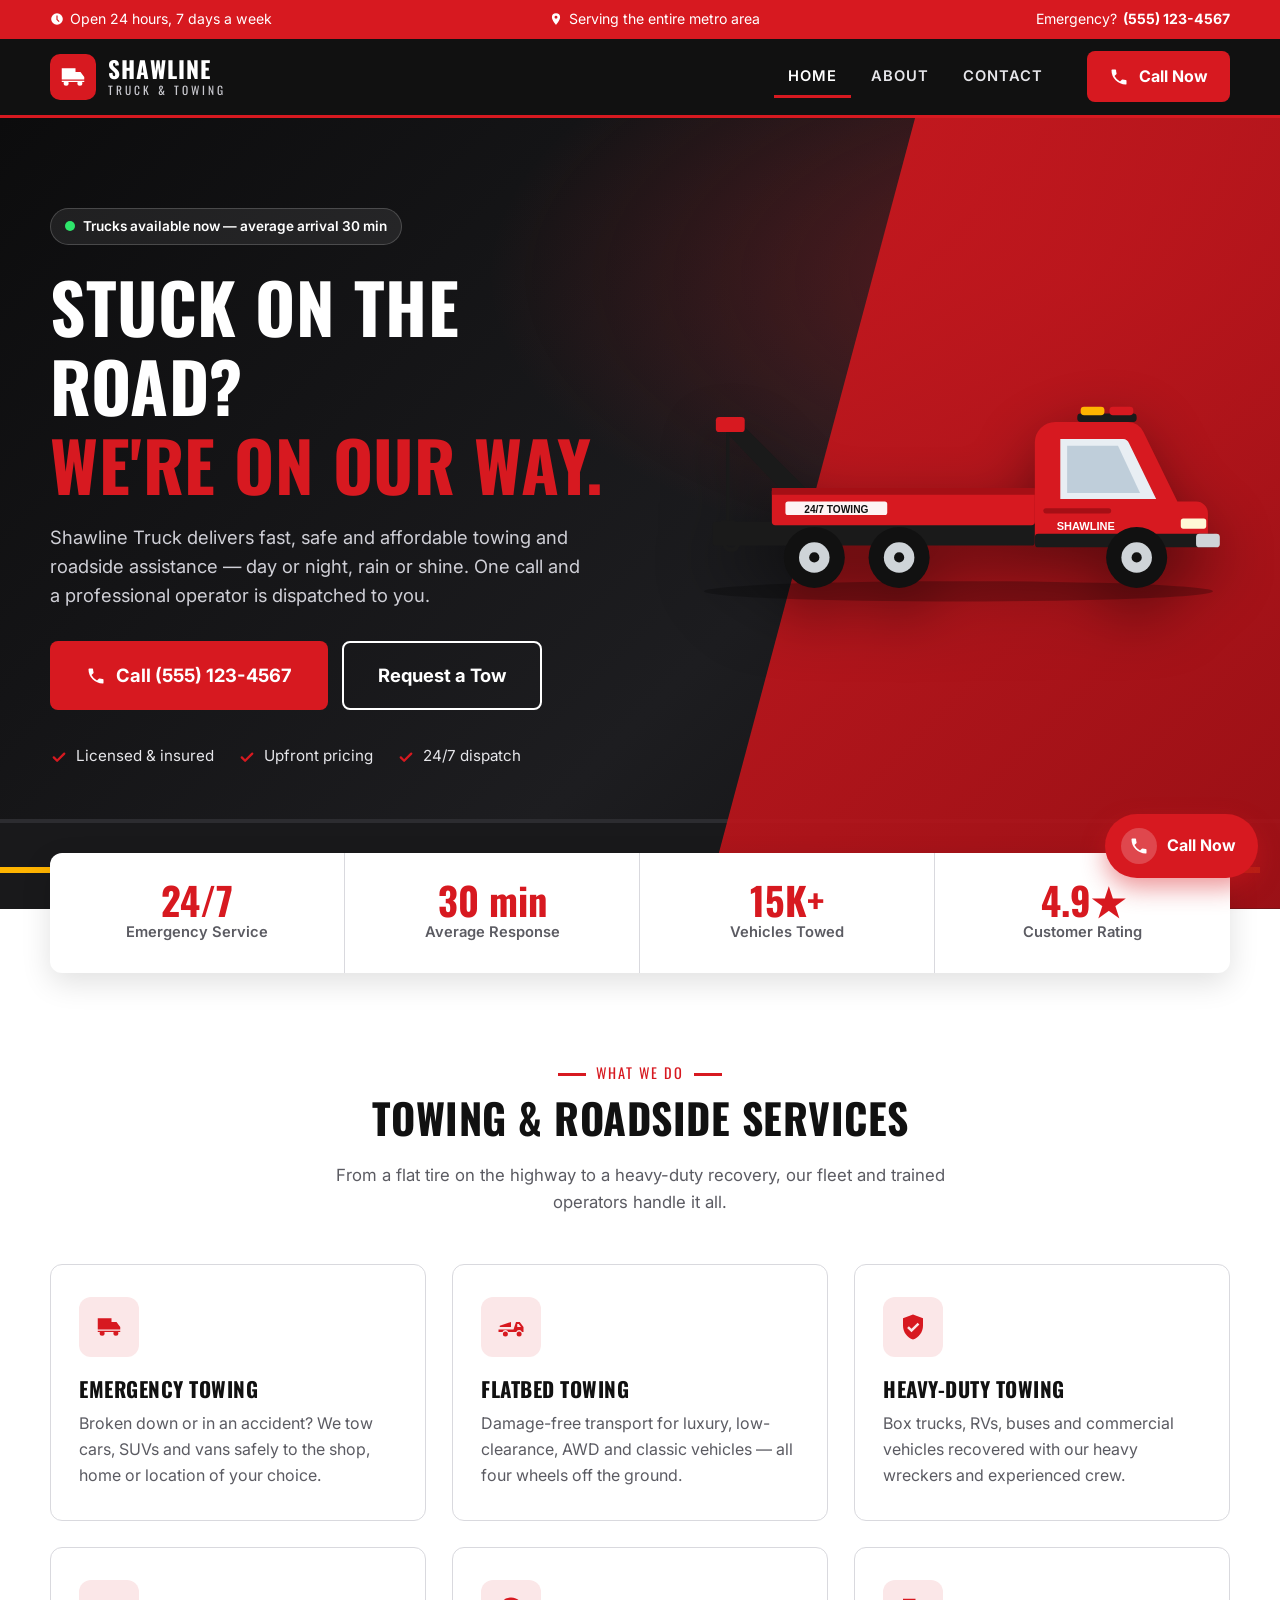
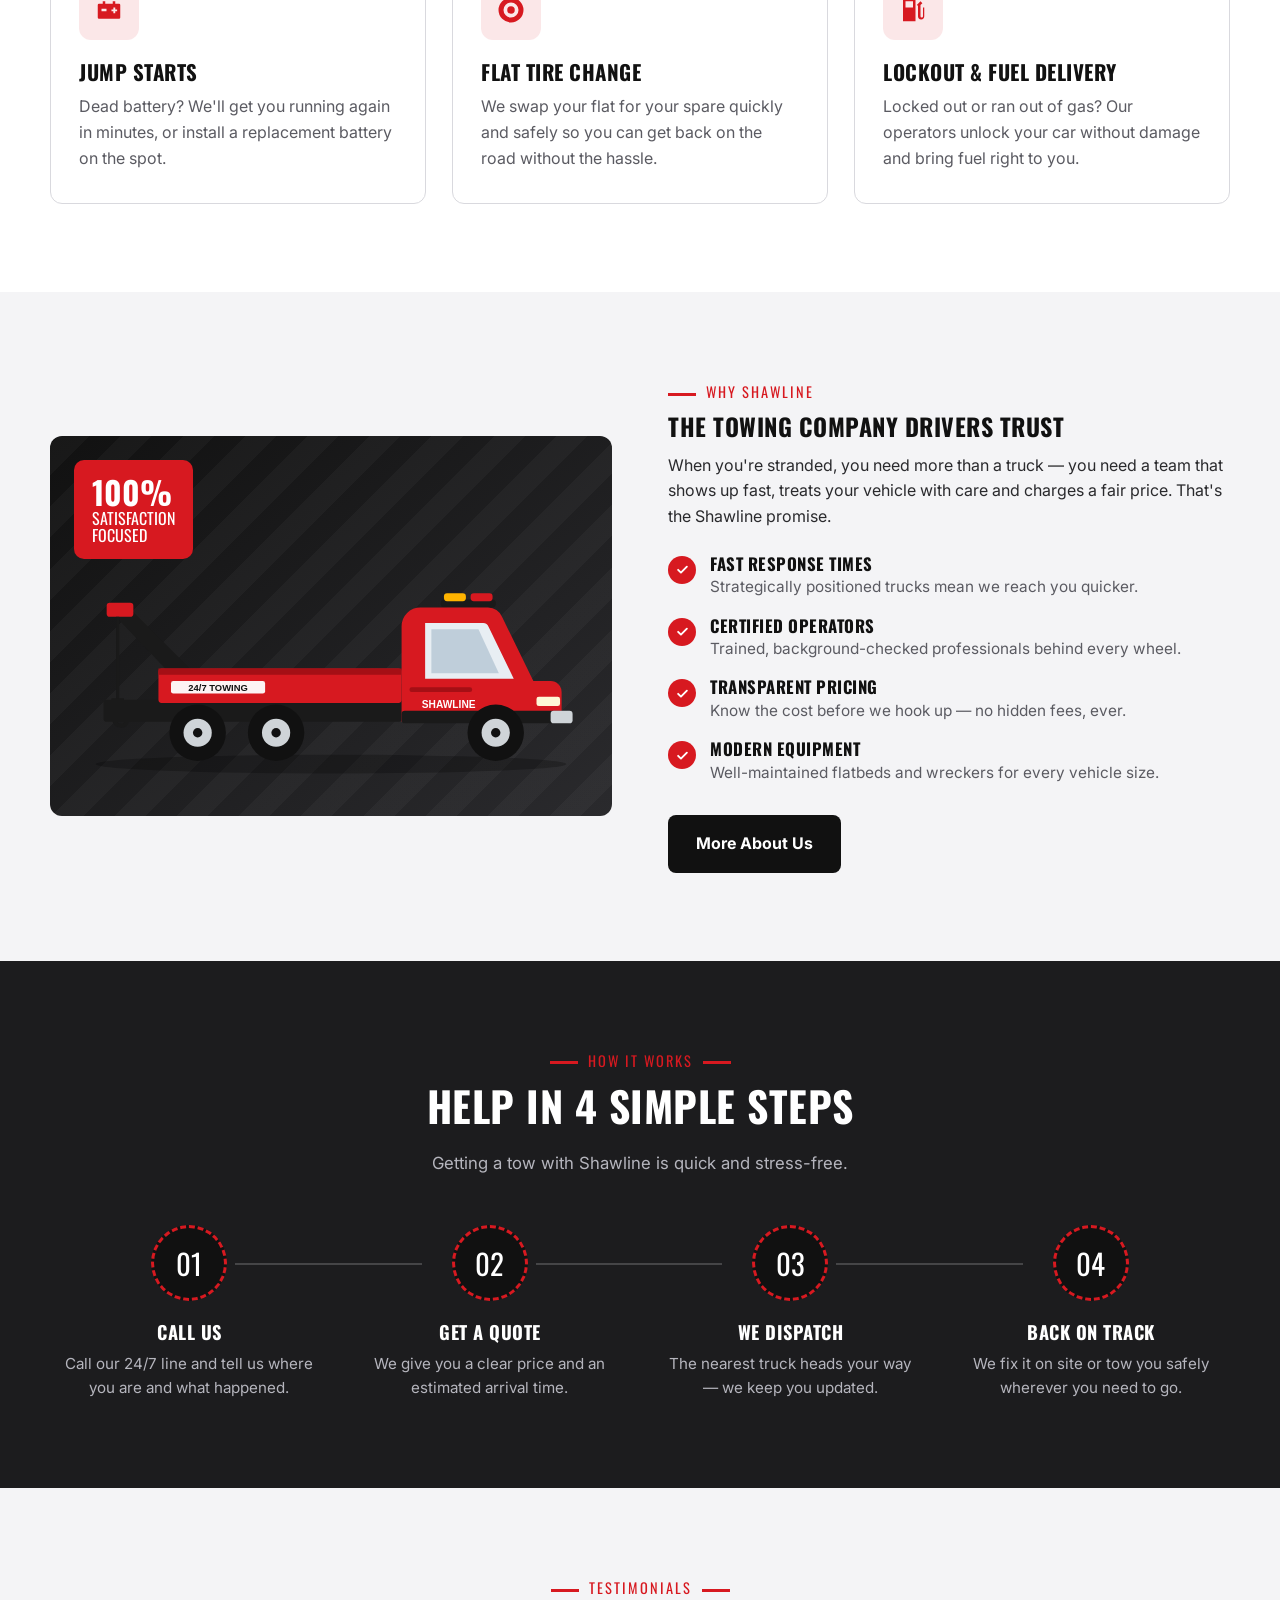
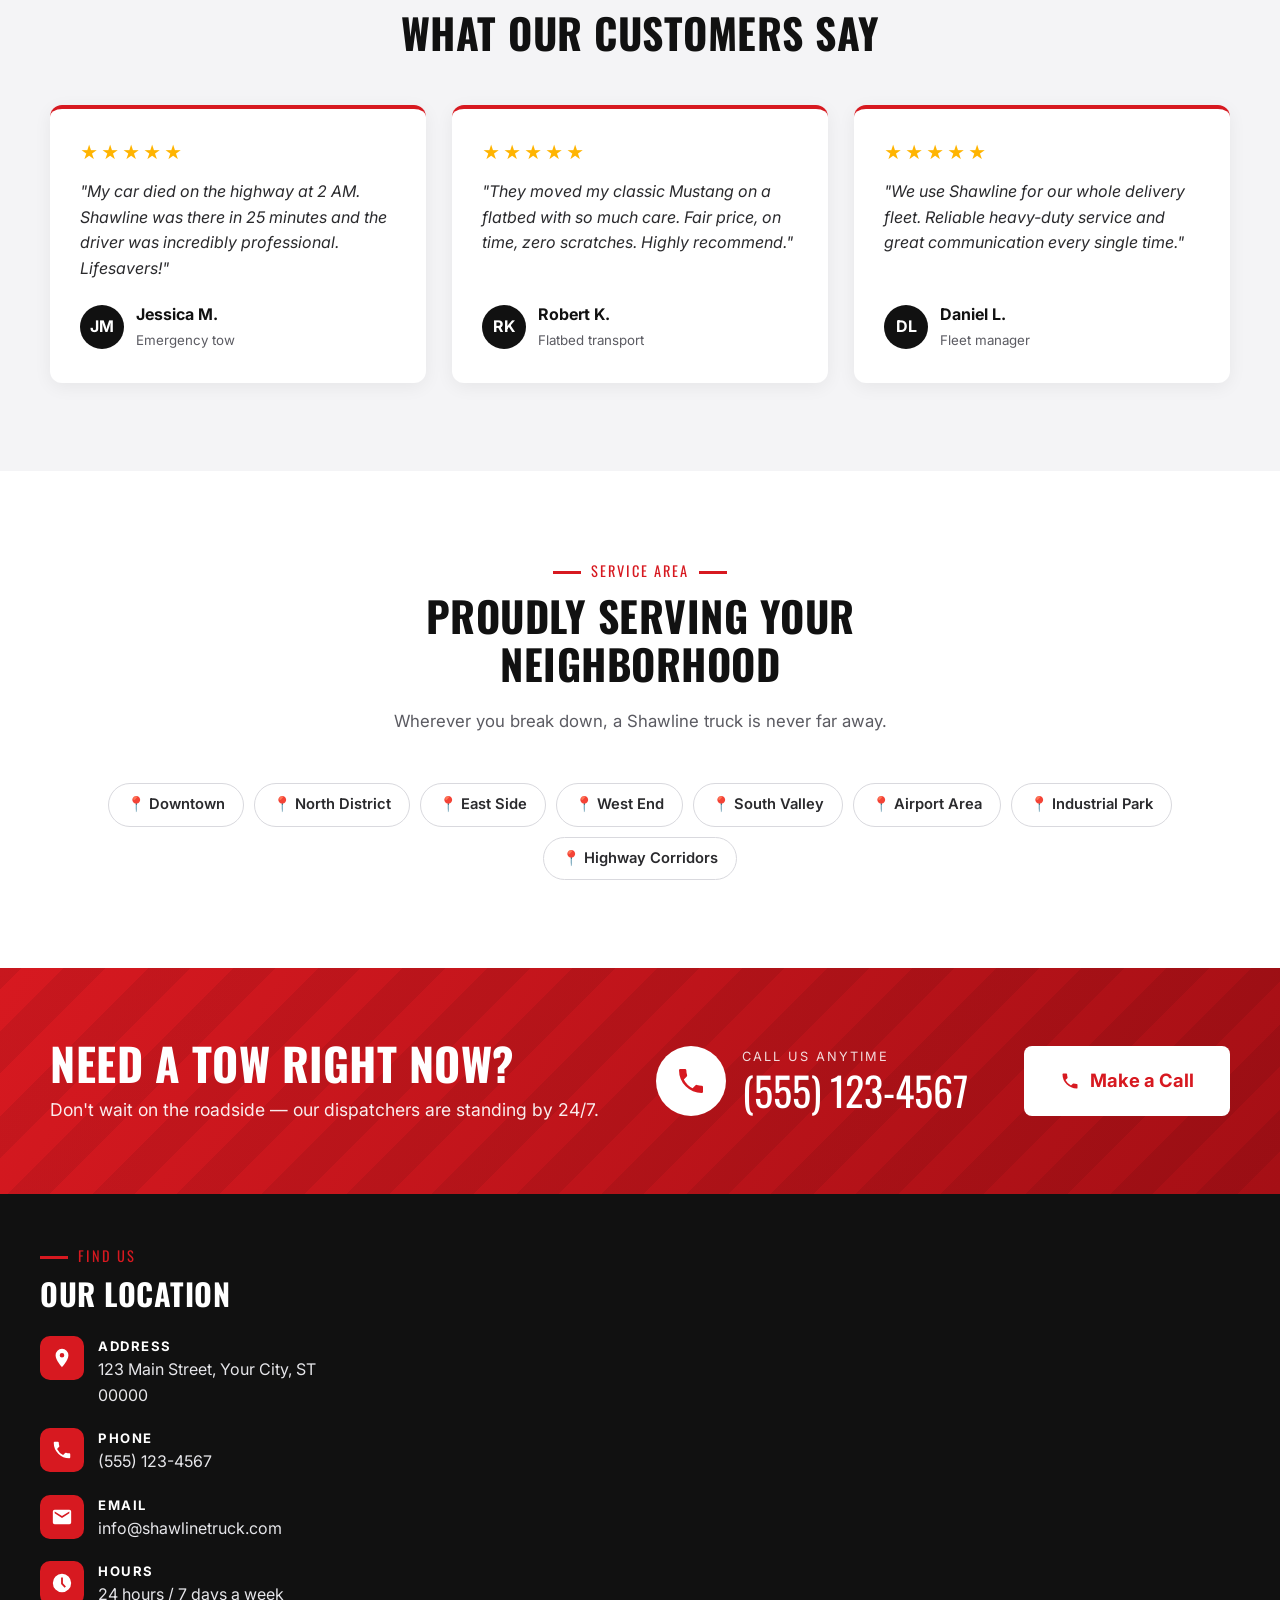
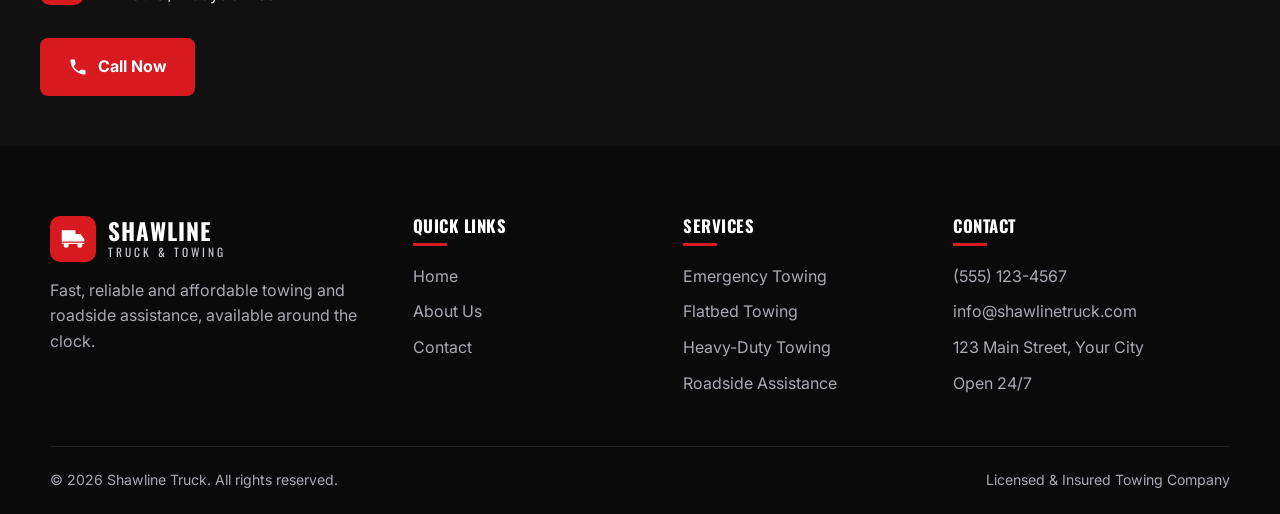
<file: index.html>
<!DOCTYPE html>
<html lang="en">
<head>
  <meta charset="UTF-8">
  <meta name="viewport" content="width=device-width, initial-scale=1.0">
  <title>Shawline Truck | 24/7 Towing &amp; Roadside Assistance</title>
  <meta name="description" content="Shawline Truck offers fast, reliable 24/7 towing, roadside assistance, flatbed and heavy-duty towing. Call now for help on the road.">
  <link rel="icon" href="images/tow-truck.svg" type="image/svg+xml">
  <link rel="preconnect" href="https://fonts.googleapis.com">
  <link rel="preconnect" href="https://fonts.gstatic.com" crossorigin>
  <link href="https://fonts.googleapis.com/css2?family=Inter:wght@400;600;700&family=Oswald:wght@500;700&display=swap" rel="stylesheet">
  <link rel="stylesheet" href="css/style.css">
</head>
<body>

  <!-- SVG icon sprite -->
  <svg width="0" height="0" style="position:absolute" aria-hidden="true">
    <symbol id="i-phone" viewBox="0 0 24 24"><path fill="currentColor" d="M6.6 10.8a15.1 15.1 0 0 0 6.6 6.6l2.2-2.2a1 1 0 0 1 1-.25 11.4 11.4 0 0 0 3.6.57 1 1 0 0 1 1 1V20a1 1 0 0 1-1 1A17 17 0 0 1 3 4a1 1 0 0 1 1-1h3.5a1 1 0 0 1 1 1c0 1.25.2 2.45.57 3.57a1 1 0 0 1-.25 1z"/></symbol>
    <symbol id="i-check" viewBox="0 0 24 24"><path fill="none" stroke="currentColor" stroke-width="3" stroke-linecap="round" stroke-linejoin="round" d="M5 12.5l4.5 4.5L19 7.5"/></symbol>
    <symbol id="i-pin" viewBox="0 0 24 24"><path fill="currentColor" d="M12 2a7 7 0 0 0-7 7c0 5.25 7 13 7 13s7-7.75 7-13a7 7 0 0 0-7-7zm0 9.5A2.5 2.5 0 1 1 12 6.5a2.5 2.5 0 0 1 0 5z"/></symbol>
    <symbol id="i-clock" viewBox="0 0 24 24"><path fill="currentColor" d="M12 2a10 10 0 1 0 0 20 10 10 0 0 0 0-20zm1 10.4 3.3 3.3-1.4 1.4L11 13.2V6h2z"/></symbol>
    <symbol id="i-mail" viewBox="0 0 24 24"><path fill="currentColor" d="M20 4H4a2 2 0 0 0-2 2v12a2 2 0 0 0 2 2h16a2 2 0 0 0 2-2V6a2 2 0 0 0-2-2zm0 4-8 5-8-5V6l8 5 8-5z"/></symbol>
    <symbol id="i-truck" viewBox="0 0 24 24"><path fill="currentColor" d="M3 5h11v9H3zm11 3h4l3 4v2h-7zM6.5 19a2 2 0 1 1 0-4 2 2 0 0 1 0 4zm11 0a2 2 0 1 1 0-4 2 2 0 0 1 0 4zM3 15h18v1H3z"/></symbol>
    <symbol id="i-flatbed" viewBox="0 0 24 24"><path fill="currentColor" d="M2 14h12l2-6h3l3 4v4h-1.2a2.5 2.5 0 0 0-4.6 0H9.8a2.5 2.5 0 0 0-4.6 0H2zm15-4.5V12h3l-1.8-2.5zM7.5 19.5a2 2 0 1 1 0-4 2 2 0 0 1 0 4zm11 0a2 2 0 1 1 0-4 2 2 0 0 1 0 4zM3 11l9-3v4H3z"/></symbol>
    <symbol id="i-battery" viewBox="0 0 24 24"><path fill="currentColor" d="M4 7h3V5h2v2h6V5h2v2h3a1 1 0 0 1 1 1v10a1 1 0 0 1-1 1H4a1 1 0 0 1-1-1V8a1 1 0 0 1 1-1zm2 6h4v-2H6zm8 0h1.5v1.5h1.5V13h1.5v-1.5H17V10h-1.5v1.5H14z"/></symbol>
    <symbol id="i-tire" viewBox="0 0 24 24"><path fill="currentColor" d="M12 2a10 10 0 1 0 0 20 10 10 0 0 0 0-20zm0 4a6 6 0 1 1 0 12 6 6 0 0 1 0-12zm0 3a3 3 0 1 0 0 6 3 3 0 0 0 0-6z"/></symbol>
    <symbol id="i-fuel" viewBox="0 0 24 24"><path fill="currentColor" d="M4 3h10v18H4zm2 2v5h6V5zm9 3 3-3 1.5 1.5L18 8v9a1 1 0 0 0 2 0V10h1v7a2.5 2.5 0 0 1-5 0V8.5z"/></symbol>
    <symbol id="i-shield" viewBox="0 0 24 24"><path fill="currentColor" d="M12 2 4 5v6c0 5 3.4 9.7 8 11 4.6-1.3 8-6 8-11V5zm-1.2 14.2-3.5-3.5 1.4-1.4 2.1 2.1 4.9-4.9 1.4 1.4z"/></symbol>
    <symbol id="i-dollar" viewBox="0 0 24 24"><path fill="currentColor" d="M12 2a10 10 0 1 0 0 20 10 10 0 0 0 0-20zm1 15.9V19h-2v-1.1c-1.6-.3-3-1.3-3.1-3h1.9c.1.9.8 1.5 2.2 1.5 1.5 0 1.8-.7 1.8-1.2 0-.6-.3-1.2-2-1.6-1.9-.5-3.2-1.2-3.2-2.8 0-1.3 1.1-2.2 2.4-2.5V7h2v1.3c1.4.4 2.2 1.4 2.2 2.7h-1.9c0-.9-.5-1.5-1.8-1.5-1.2 0-1.9.5-1.9 1.2 0 .6.5 1 2 1.4 1.5.4 3.2 1 3.2 3 0 1.4-1.1 2.3-2.8 2.6z"/></symbol>
  </svg>

  <!-- Top bar -->
  <div class="topbar">
    <div class="container">
      <span><svg width="14" height="14"><use href="#i-clock"/></svg> Open 24 hours, 7 days a week</span>
      <span class="hide-sm"><svg width="14" height="14"><use href="#i-pin"/></svg> Serving the entire metro area</span>
      <span>Emergency? <a href="tel:+15551234567">(555) 123-4567</a></span>
    </div>
  </div>

  <!-- Header -->
  <header class="header">
    <div class="container">
      <a href="index.html" class="logo" aria-label="Shawline Truck home">
        <span class="logo-mark"><svg fill="#fff"><use href="#i-truck"/></svg></span>
        <span class="logo-text"><strong>Shawline</strong><small>Truck &amp; Towing</small></span>
      </a>
      <nav class="nav" aria-label="Main navigation">
        <ul>
          <li><a class="nav-link active" href="index.html">Home</a></li>
          <li><a class="nav-link" href="about.html">About</a></li>
          <li><a class="nav-link" href="contact.html">Contact</a></li>
        </ul>
        <a href="tel:+15551234567" class="btn btn--red"><svg><use href="#i-phone"/></svg> Call Now</a>
      </nav>
      <button class="menu-toggle" aria-label="Open menu" aria-expanded="false"><span></span><span></span><span></span></button>
    </div>
  </header>

  <main>
    <!-- Hero banner -->
    <section class="hero">
      <div class="container">
        <div>
          <span class="hero-badge"><span class="pulse"></span> Trucks available now — average arrival 30 min</span>
          <h1>Stuck on the road?<br><em>We're on our way.</em></h1>
          <p class="lead">Shawline Truck delivers fast, safe and affordable towing and roadside assistance — day or night, rain or shine. One call and a professional operator is dispatched to you.</p>
          <div class="hero-actions">
            <a href="tel:+15551234567" class="btn btn--red btn--lg"><svg><use href="#i-phone"/></svg> Call (555) 123-4567</a>
            <a href="contact.html" class="btn btn--outline btn--lg">Request a Tow</a>
          </div>
          <ul class="hero-points">
            <li><svg><use href="#i-check"/></svg> Licensed &amp; insured</li>
            <li><svg><use href="#i-check"/></svg> Upfront pricing</li>
            <li><svg><use href="#i-check"/></svg> 24/7 dispatch</li>
          </ul>
        </div>
        <div class="hero-art">
          <img src="images/tow-truck.svg" alt="Red and black Shawline tow truck">
        </div>
      </div>
    </section>

    <!-- Stats -->
    <div class="stats">
      <div class="container">
        <div class="stats-grid">
          <div class="stat"><strong>24/7</strong><span>Emergency Service</span></div>
          <div class="stat"><strong>30 min</strong><span>Average Response</span></div>
          <div class="stat"><strong>15K+</strong><span>Vehicles Towed</span></div>
          <div class="stat"><strong>4.9★</strong><span>Customer Rating</span></div>
        </div>
      </div>
    </div>

    <!-- Services -->
    <section class="section" id="services">
      <div class="container">
        <div class="section-head center reveal">
          <span class="eyebrow">What we do</span>
          <h2>Towing &amp; Roadside Services</h2>
          <p>From a flat tire on the highway to a heavy-duty recovery, our fleet and trained operators handle it all.</p>
        </div>
        <div class="grid-3">
          <article class="card reveal">
            <div class="icon-box"><svg><use href="#i-truck"/></svg></div>
            <h3>Emergency Towing</h3>
            <p>Broken down or in an accident? We tow cars, SUVs and vans safely to the shop, home or location of your choice.</p>
          </article>
          <article class="card reveal">
            <div class="icon-box"><svg><use href="#i-flatbed"/></svg></div>
            <h3>Flatbed Towing</h3>
            <p>Damage-free transport for luxury, low-clearance, AWD and classic vehicles — all four wheels off the ground.</p>
          </article>
          <article class="card reveal">
            <div class="icon-box"><svg><use href="#i-shield"/></svg></div>
            <h3>Heavy-Duty Towing</h3>
            <p>Box trucks, RVs, buses and commercial vehicles recovered with our heavy wreckers and experienced crew.</p>
          </article>
          <article class="card reveal">
            <div class="icon-box"><svg><use href="#i-battery"/></svg></div>
            <h3>Jump Starts</h3>
            <p>Dead battery? We'll get you running again in minutes, or install a replacement battery on the spot.</p>
          </article>
          <article class="card reveal">
            <div class="icon-box"><svg><use href="#i-tire"/></svg></div>
            <h3>Flat Tire Change</h3>
            <p>We swap your flat for your spare quickly and safely so you can get back on the road without the hassle.</p>
          </article>
          <article class="card reveal">
            <div class="icon-box"><svg><use href="#i-fuel"/></svg></div>
            <h3>Lockout &amp; Fuel Delivery</h3>
            <p>Locked out or ran out of gas? Our operators unlock your car without damage and bring fuel right to you.</p>
          </article>
        </div>
      </div>
    </section>

    <!-- Why choose us -->
    <section class="section section--gray">
      <div class="container grid-2">
        <div class="feature-visual reveal">
          <div class="badge-float"><strong>100%</strong>Satisfaction<br>Focused</div>
          <img src="images/tow-truck.svg" alt="">
        </div>
        <div class="reveal">
          <span class="eyebrow">Why Shawline</span>
          <h2>The towing company drivers trust</h2>
          <p>When you're stranded, you need more than a truck — you need a team that shows up fast, treats your vehicle with care and charges a fair price. That's the Shawline promise.</p>
          <ul class="check-list">
            <li><span class="tick"><svg><use href="#i-check"/></svg></span><div><h4>Fast Response Times</h4><p>Strategically positioned trucks mean we reach you quicker.</p></div></li>
            <li><span class="tick"><svg><use href="#i-check"/></svg></span><div><h4>Certified Operators</h4><p>Trained, background-checked professionals behind every wheel.</p></div></li>
            <li><span class="tick"><svg><use href="#i-check"/></svg></span><div><h4>Transparent Pricing</h4><p>Know the cost before we hook up — no hidden fees, ever.</p></div></li>
            <li><span class="tick"><svg><use href="#i-check"/></svg></span><div><h4>Modern Equipment</h4><p>Well-maintained flatbeds and wreckers for every vehicle size.</p></div></li>
          </ul>
          <a href="about.html" class="btn btn--dark">More About Us</a>
        </div>
      </div>
    </section>

    <!-- How it works -->
    <section class="section section--dark">
      <div class="container">
        <div class="section-head center reveal">
          <span class="eyebrow">How it works</span>
          <h2>Help in 4 simple steps</h2>
          <p>Getting a tow with Shawline is quick and stress-free.</p>
        </div>
        <div class="grid-4 steps">
          <div class="step reveal"><div class="step-num">01</div><h3>Call Us</h3><p>Call our 24/7 line and tell us where you are and what happened.</p></div>
          <div class="step reveal"><div class="step-num">02</div><h3>Get a Quote</h3><p>We give you a clear price and an estimated arrival time.</p></div>
          <div class="step reveal"><div class="step-num">03</div><h3>We Dispatch</h3><p>The nearest truck heads your way — we keep you updated.</p></div>
          <div class="step reveal"><div class="step-num">04</div><h3>Back on Track</h3><p>We fix it on site or tow you safely wherever you need to go.</p></div>
        </div>
      </div>
    </section>

    <!-- Testimonials -->
    <section class="section section--gray">
      <div class="container">
        <div class="section-head center reveal">
          <span class="eyebrow">Testimonials</span>
          <h2>What our customers say</h2>
        </div>
        <div class="grid-3">
          <figure class="testimonial reveal" style="margin:0">
            <div class="stars">★★★★★</div>
            <blockquote>"My car died on the highway at 2 AM. Shawline was there in 25 minutes and the driver was incredibly professional. Lifesavers!"</blockquote>
            <figcaption class="who"><span class="avatar">JM</span><div><strong>Jessica M.</strong><small>Emergency tow</small></div></figcaption>
          </figure>
          <figure class="testimonial reveal" style="margin:0">
            <div class="stars">★★★★★</div>
            <blockquote>"They moved my classic Mustang on a flatbed with so much care. Fair price, on time, zero scratches. Highly recommend."</blockquote>
            <figcaption class="who"><span class="avatar">RK</span><div><strong>Robert K.</strong><small>Flatbed transport</small></div></figcaption>
          </figure>
          <figure class="testimonial reveal" style="margin:0">
            <div class="stars">★★★★★</div>
            <blockquote>"We use Shawline for our whole delivery fleet. Reliable heavy-duty service and great communication every single time."</blockquote>
            <figcaption class="who"><span class="avatar">DL</span><div><strong>Daniel L.</strong><small>Fleet manager</small></div></figcaption>
          </figure>
        </div>
      </div>
    </section>

    <!-- Service areas -->
    <section class="section">
      <div class="container">
        <div class="section-head center reveal">
          <span class="eyebrow">Service area</span>
          <h2>Proudly serving your neighborhood</h2>
          <p>Wherever you break down, a Shawline truck is never far away.</p>
        </div>
        <div class="chips reveal">
          <span class="chip">Downtown</span>
          <span class="chip">North District</span>
          <span class="chip">East Side</span>
          <span class="chip">West End</span>
          <span class="chip">South Valley</span>
          <span class="chip">Airport Area</span>
          <span class="chip">Industrial Park</span>
          <span class="chip">Highway Corridors</span>
        </div>
      </div>
    </section>

    <!-- Make a call -->
    <section class="cta-band">
      <div class="container">
        <div>
          <h2>Need a tow right now?</h2>
          <p>Don't wait on the roadside — our dispatchers are standing by 24/7.</p>
        </div>
        <div class="cta-phone">
          <span class="ring"><svg><use href="#i-phone"/></svg></span>
          <div>
            <small>Call us anytime</small>
            <a class="number" href="tel:+15551234567">(555) 123-4567</a>
          </div>
        </div>
        <a href="tel:+15551234567" class="btn btn--white btn--lg"><svg><use href="#i-phone"/></svg> Make a Call</a>
      </div>
    </section>

    <!-- Map -->
    <section class="map-section" id="location">
      <div class="map-wrap">
        <div class="map-info">
          <span class="eyebrow">Find us</span>
          <h2>Our Location</h2>
          <ul class="info-list">
            <li><span class="ico"><svg><use href="#i-pin"/></svg></span><div><strong>Address</strong>123 Main Street, Your City, ST 00000</div></li>
            <li><span class="ico"><svg><use href="#i-phone"/></svg></span><div><strong>Phone</strong><a href="tel:+15551234567">(555) 123-4567</a></div></li>
            <li><span class="ico"><svg><use href="#i-mail"/></svg></span><div><strong>Email</strong><a href="mailto:info@shawlinetruck.com">info@shawlinetruck.com</a></div></li>
            <li><span class="ico"><svg><use href="#i-clock"/></svg></span><div><strong>Hours</strong>24 hours / 7 days a week</div></li>
          </ul>
          <a href="tel:+15551234567" class="btn btn--red"><svg><use href="#i-phone"/></svg> Call Now</a>
        </div>
        <div class="map-frame">
          <!-- Replace the q= value with your real business address -->
          <iframe title="Shawline Truck location map" loading="lazy" referrerpolicy="no-referrer-when-downgrade"
            src="https://www.google.com/maps?q=123+Main+Street&amp;z=13&amp;output=embed"></iframe>
        </div>
      </div>
    </section>
  </main>

  <!-- Footer -->
  <footer class="footer">
    <div class="container footer-grid">
      <div>
        <a href="index.html" class="logo">
          <span class="logo-mark"><svg fill="#fff"><use href="#i-truck"/></svg></span>
          <span class="logo-text"><strong>Shawline</strong><small>Truck &amp; Towing</small></span>
        </a>
        <p>Fast, reliable and affordable towing and roadside assistance, available around the clock.</p>
      </div>
      <div>
        <h4>Quick Links</h4>
        <ul>
          <li><a href="index.html">Home</a></li>
          <li><a href="about.html">About Us</a></li>
          <li><a href="contact.html">Contact</a></li>
        </ul>
      </div>
      <div>
        <h4>Services</h4>
        <ul>
          <li><a href="index.html#services">Emergency Towing</a></li>
          <li><a href="index.html#services">Flatbed Towing</a></li>
          <li><a href="index.html#services">Heavy-Duty Towing</a></li>
          <li><a href="index.html#services">Roadside Assistance</a></li>
        </ul>
      </div>
      <div>
        <h4>Contact</h4>
        <ul>
          <li><a href="tel:+15551234567">(555) 123-4567</a></li>
          <li><a href="mailto:info@shawlinetruck.com">info@shawlinetruck.com</a></li>
          <li>123 Main Street, Your City</li>
          <li>Open 24/7</li>
        </ul>
      </div>
    </div>
    <div class="container footer-bottom">
      <span>&copy; <span data-year></span> Shawline Truck. All rights reserved.</span>
      <span>Licensed &amp; Insured Towing Company</span>
    </div>
  </footer>

  <a href="tel:+15551234567" class="call-fab" aria-label="Call Shawline Truck">
    <span class="ring-ico"><svg><use href="#i-phone"/></svg></span><span class="label">Call Now</span>
  </a>

  <script src="js/main.js"></script>
</body>
</html>
</file>
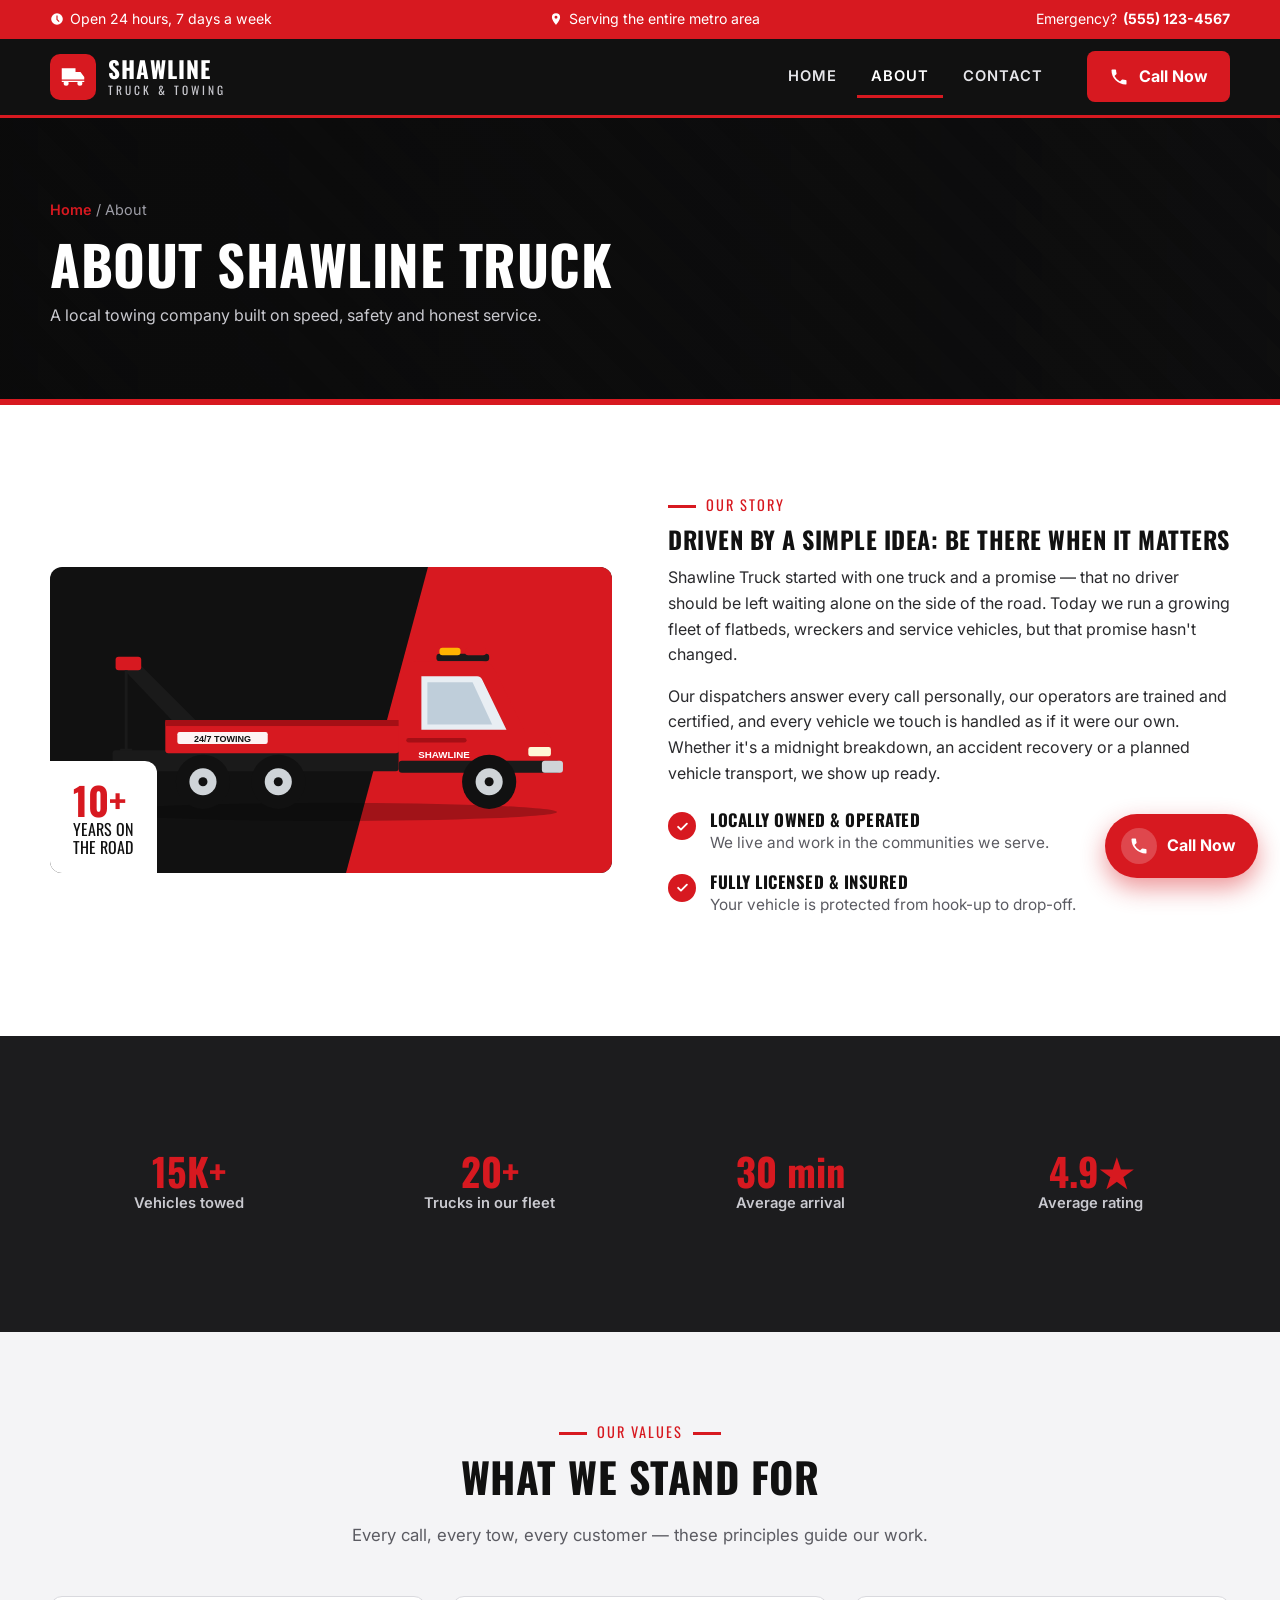
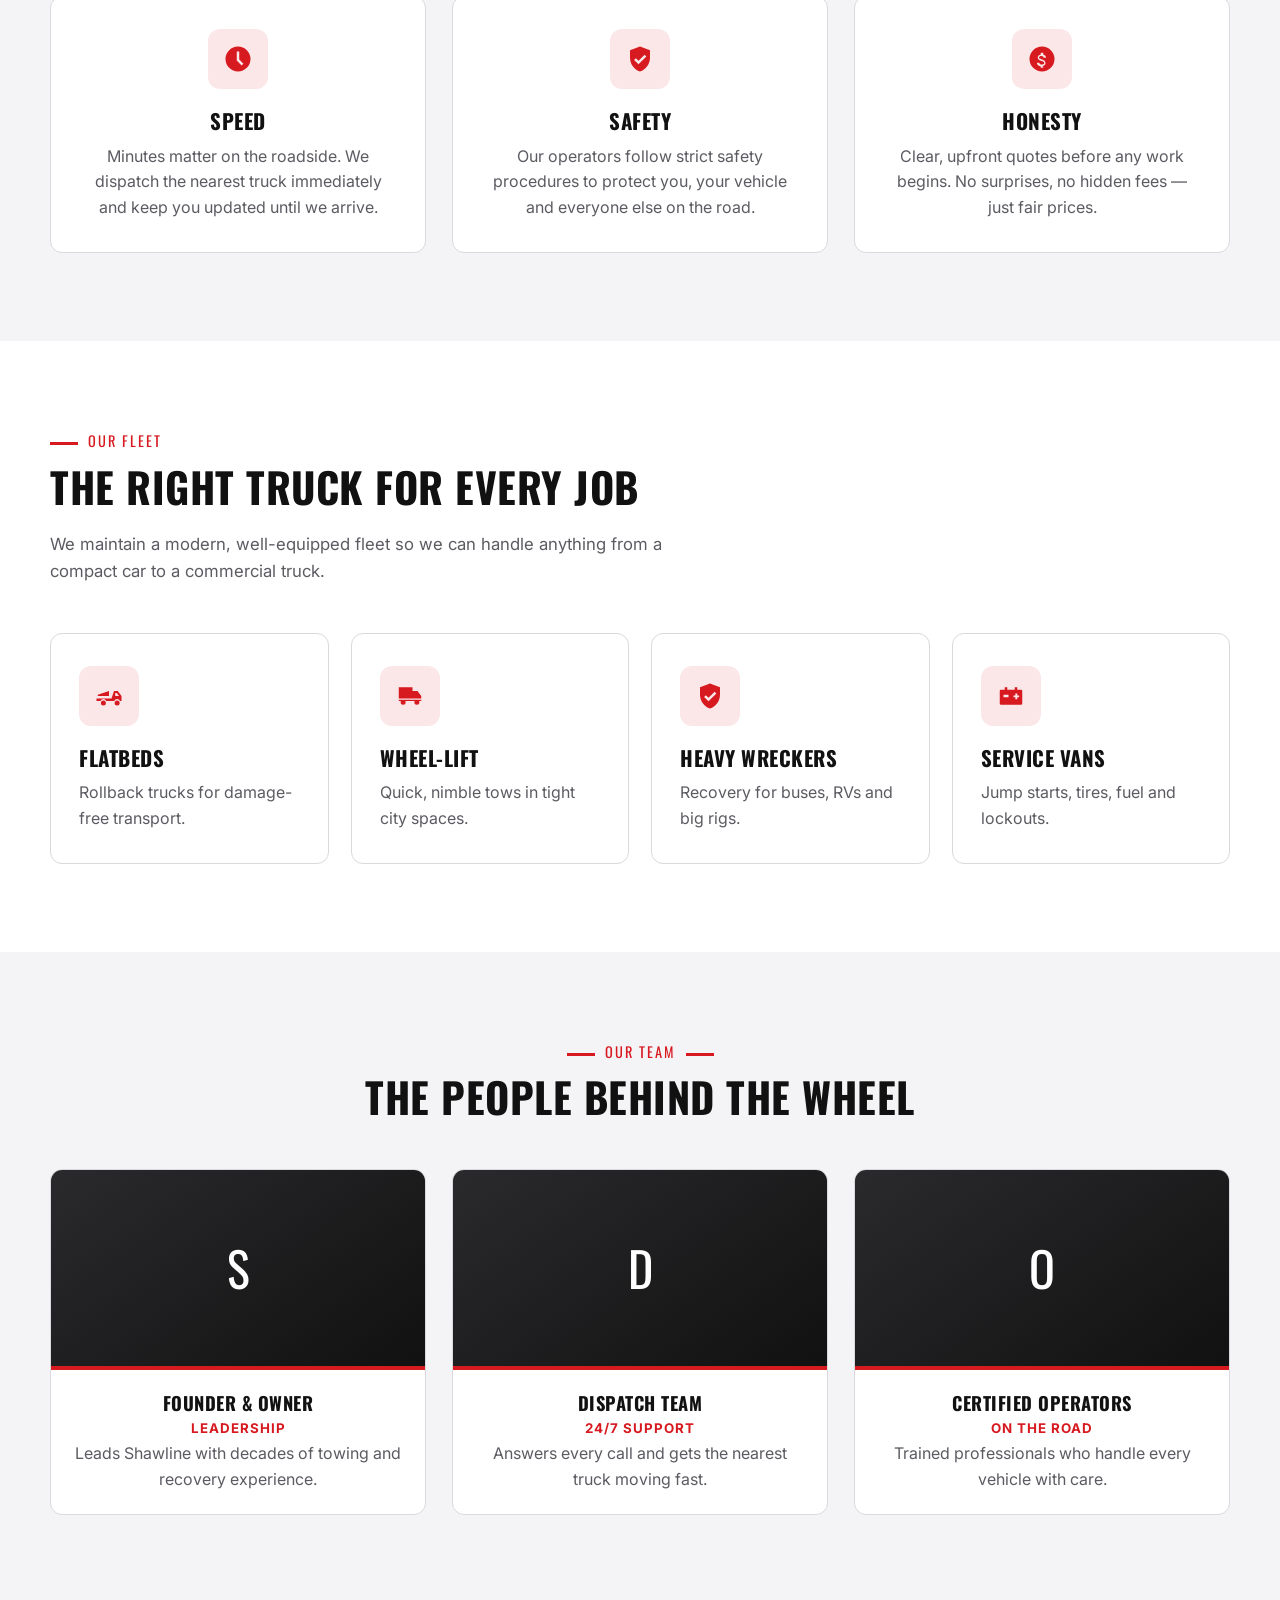
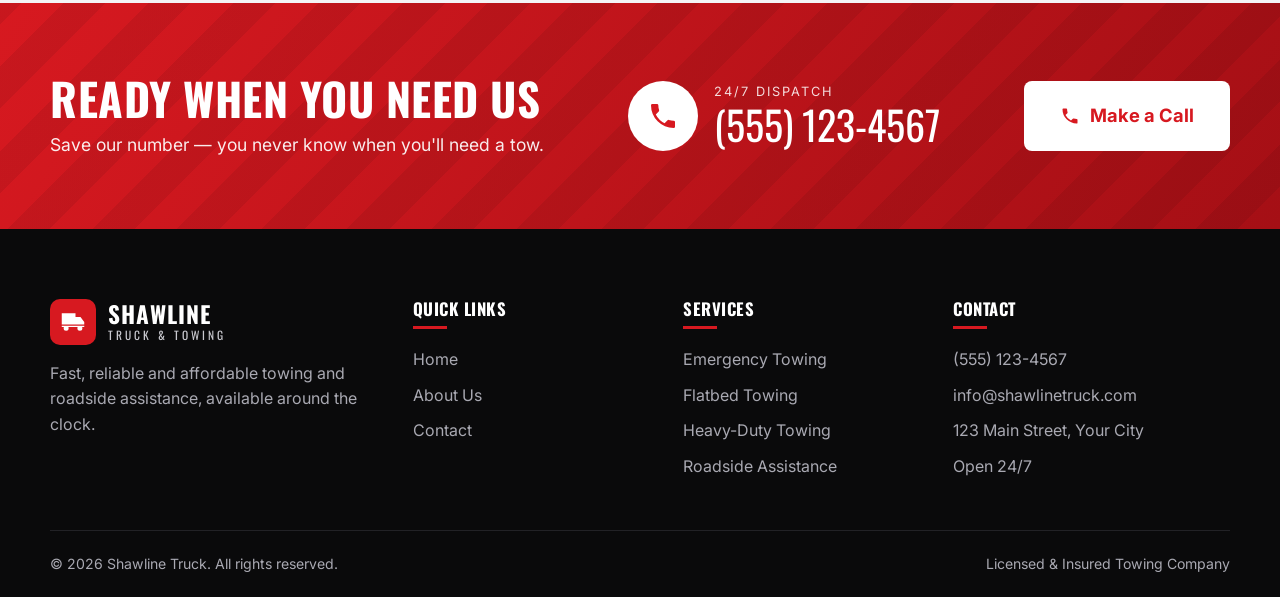
<file: about.html>
<!DOCTYPE html>
<html lang="en">
<head>
  <meta charset="UTF-8">
  <meta name="viewport" content="width=device-width, initial-scale=1.0">
  <title>About Us | Shawline Truck Towing</title>
  <meta name="description" content="Learn about Shawline Truck — a locally owned, licensed and insured towing company offering 24/7 service.">
  <link rel="icon" href="images/tow-truck.svg" type="image/svg+xml">
  <link rel="preconnect" href="https://fonts.googleapis.com">
  <link rel="preconnect" href="https://fonts.gstatic.com" crossorigin>
  <link href="https://fonts.googleapis.com/css2?family=Inter:wght@400;600;700&family=Oswald:wght@500;700&display=swap" rel="stylesheet">
  <link rel="stylesheet" href="css/style.css">
</head>
<body>

  <!-- SVG icon sprite -->
  <svg width="0" height="0" style="position:absolute" aria-hidden="true">
    <symbol id="i-phone" viewBox="0 0 24 24"><path fill="currentColor" d="M6.6 10.8a15.1 15.1 0 0 0 6.6 6.6l2.2-2.2a1 1 0 0 1 1-.25 11.4 11.4 0 0 0 3.6.57 1 1 0 0 1 1 1V20a1 1 0 0 1-1 1A17 17 0 0 1 3 4a1 1 0 0 1 1-1h3.5a1 1 0 0 1 1 1c0 1.25.2 2.45.57 3.57a1 1 0 0 1-.25 1z"/></symbol>
    <symbol id="i-check" viewBox="0 0 24 24"><path fill="none" stroke="currentColor" stroke-width="3" stroke-linecap="round" stroke-linejoin="round" d="M5 12.5l4.5 4.5L19 7.5"/></symbol>
    <symbol id="i-pin" viewBox="0 0 24 24"><path fill="currentColor" d="M12 2a7 7 0 0 0-7 7c0 5.25 7 13 7 13s7-7.75 7-13a7 7 0 0 0-7-7zm0 9.5A2.5 2.5 0 1 1 12 6.5a2.5 2.5 0 0 1 0 5z"/></symbol>
    <symbol id="i-clock" viewBox="0 0 24 24"><path fill="currentColor" d="M12 2a10 10 0 1 0 0 20 10 10 0 0 0 0-20zm1 10.4 3.3 3.3-1.4 1.4L11 13.2V6h2z"/></symbol>
    <symbol id="i-mail" viewBox="0 0 24 24"><path fill="currentColor" d="M20 4H4a2 2 0 0 0-2 2v12a2 2 0 0 0 2 2h16a2 2 0 0 0 2-2V6a2 2 0 0 0-2-2zm0 4-8 5-8-5V6l8 5 8-5z"/></symbol>
    <symbol id="i-truck" viewBox="0 0 24 24"><path fill="currentColor" d="M3 5h11v9H3zm11 3h4l3 4v2h-7zM6.5 19a2 2 0 1 1 0-4 2 2 0 0 1 0 4zm11 0a2 2 0 1 1 0-4 2 2 0 0 1 0 4zM3 15h18v1H3z"/></symbol>
    <symbol id="i-flatbed" viewBox="0 0 24 24"><path fill="currentColor" d="M2 14h12l2-6h3l3 4v4h-1.2a2.5 2.5 0 0 0-4.6 0H9.8a2.5 2.5 0 0 0-4.6 0H2zm15-4.5V12h3l-1.8-2.5zM7.5 19.5a2 2 0 1 1 0-4 2 2 0 0 1 0 4zm11 0a2 2 0 1 1 0-4 2 2 0 0 1 0 4zM3 11l9-3v4H3z"/></symbol>
    <symbol id="i-battery" viewBox="0 0 24 24"><path fill="currentColor" d="M4 7h3V5h2v2h6V5h2v2h3a1 1 0 0 1 1 1v10a1 1 0 0 1-1 1H4a1 1 0 0 1-1-1V8a1 1 0 0 1 1-1zm2 6h4v-2H6zm8 0h1.5v1.5h1.5V13h1.5v-1.5H17V10h-1.5v1.5H14z"/></symbol>
    <symbol id="i-tire" viewBox="0 0 24 24"><path fill="currentColor" d="M12 2a10 10 0 1 0 0 20 10 10 0 0 0 0-20zm0 4a6 6 0 1 1 0 12 6 6 0 0 1 0-12zm0 3a3 3 0 1 0 0 6 3 3 0 0 0 0-6z"/></symbol>
    <symbol id="i-fuel" viewBox="0 0 24 24"><path fill="currentColor" d="M4 3h10v18H4zm2 2v5h6V5zm9 3 3-3 1.5 1.5L18 8v9a1 1 0 0 0 2 0V10h1v7a2.5 2.5 0 0 1-5 0V8.5z"/></symbol>
    <symbol id="i-shield" viewBox="0 0 24 24"><path fill="currentColor" d="M12 2 4 5v6c0 5 3.4 9.7 8 11 4.6-1.3 8-6 8-11V5zm-1.2 14.2-3.5-3.5 1.4-1.4 2.1 2.1 4.9-4.9 1.4 1.4z"/></symbol>
    <symbol id="i-dollar" viewBox="0 0 24 24"><path fill="currentColor" d="M12 2a10 10 0 1 0 0 20 10 10 0 0 0 0-20zm1 15.9V19h-2v-1.1c-1.6-.3-3-1.3-3.1-3h1.9c.1.9.8 1.5 2.2 1.5 1.5 0 1.8-.7 1.8-1.2 0-.6-.3-1.2-2-1.6-1.9-.5-3.2-1.2-3.2-2.8 0-1.3 1.1-2.2 2.4-2.5V7h2v1.3c1.4.4 2.2 1.4 2.2 2.7h-1.9c0-.9-.5-1.5-1.8-1.5-1.2 0-1.9.5-1.9 1.2 0 .6.5 1 2 1.4 1.5.4 3.2 1 3.2 3 0 1.4-1.1 2.3-2.8 2.6z"/></symbol>
  </svg>

  <!-- Top bar -->
  <div class="topbar">
    <div class="container">
      <span><svg width="14" height="14"><use href="#i-clock"/></svg> Open 24 hours, 7 days a week</span>
      <span class="hide-sm"><svg width="14" height="14"><use href="#i-pin"/></svg> Serving the entire metro area</span>
      <span>Emergency? <a href="tel:+15551234567">(555) 123-4567</a></span>
    </div>
  </div>

  <!-- Header -->
  <header class="header">
    <div class="container">
      <a href="index.html" class="logo" aria-label="Shawline Truck home">
        <span class="logo-mark"><svg fill="#fff"><use href="#i-truck"/></svg></span>
        <span class="logo-text"><strong>Shawline</strong><small>Truck &amp; Towing</small></span>
      </a>
      <nav class="nav" aria-label="Main navigation">
        <ul>
          <li><a class="nav-link" href="index.html">Home</a></li>
          <li><a class="nav-link active" href="about.html">About</a></li>
          <li><a class="nav-link" href="contact.html">Contact</a></li>
        </ul>
        <a href="tel:+15551234567" class="btn btn--red"><svg><use href="#i-phone"/></svg> Call Now</a>
      </nav>
      <button class="menu-toggle" aria-label="Open menu" aria-expanded="false"><span></span><span></span><span></span></button>
    </div>
  </header>

  <main>
    <section class="page-banner">
      <div class="container">
        <div class="breadcrumb"><a href="index.html">Home</a> / About</div>
        <h1>About Shawline Truck</h1>
        <p>A local towing company built on speed, safety and honest service.</p>
      </div>
    </section>

    <!-- Story -->
    <section class="section">
      <div class="container grid-2">
        <div class="about-visual reveal">
          <img src="images/tow-truck.svg" alt="Shawline tow truck">
          <div class="years-badge"><strong>10+</strong>Years on<br>the road</div>
        </div>
        <div class="reveal">
          <span class="eyebrow">Our story</span>
          <h2>Driven by a simple idea: be there when it matters</h2>
          <p>Shawline Truck started with one truck and a promise — that no driver should be left waiting alone on the side of the road. Today we run a growing fleet of flatbeds, wreckers and service vehicles, but that promise hasn't changed.</p>
          <p>Our dispatchers answer every call personally, our operators are trained and certified, and every vehicle we touch is handled as if it were our own. Whether it's a midnight breakdown, an accident recovery or a planned vehicle transport, we show up ready.</p>
          <ul class="check-list">
            <li><span class="tick"><svg><use href="#i-check"/></svg></span><div><h4>Locally owned &amp; operated</h4><p>We live and work in the communities we serve.</p></div></li>
            <li><span class="tick"><svg><use href="#i-check"/></svg></span><div><h4>Fully licensed &amp; insured</h4><p>Your vehicle is protected from hook-up to drop-off.</p></div></li>
          </ul>
        </div>
      </div>
    </section>

    <!-- Stats -->
    <section class="section section--dark">
      <div class="container">
        <div class="grid-4">
          <div class="stat reveal" style="border:0"><strong>15K+</strong><span style="color:#c9c9cf">Vehicles towed</span></div>
          <div class="stat reveal" style="border:0"><strong>20+</strong><span style="color:#c9c9cf">Trucks in our fleet</span></div>
          <div class="stat reveal" style="border:0"><strong>30 min</strong><span style="color:#c9c9cf">Average arrival</span></div>
          <div class="stat reveal" style="border:0"><strong>4.9★</strong><span style="color:#c9c9cf">Average rating</span></div>
        </div>
      </div>
    </section>

    <!-- Mission & values -->
    <section class="section section--gray">
      <div class="container">
        <div class="section-head center reveal">
          <span class="eyebrow">Our values</span>
          <h2>What we stand for</h2>
          <p>Every call, every tow, every customer — these principles guide our work.</p>
        </div>
        <div class="grid-3">
          <div class="card value-card reveal">
            <div class="icon-box"><svg><use href="#i-clock"/></svg></div>
            <h3>Speed</h3>
            <p>Minutes matter on the roadside. We dispatch the nearest truck immediately and keep you updated until we arrive.</p>
          </div>
          <div class="card value-card reveal">
            <div class="icon-box"><svg><use href="#i-shield"/></svg></div>
            <h3>Safety</h3>
            <p>Our operators follow strict safety procedures to protect you, your vehicle and everyone else on the road.</p>
          </div>
          <div class="card value-card reveal">
            <div class="icon-box"><svg><use href="#i-dollar"/></svg></div>
            <h3>Honesty</h3>
            <p>Clear, upfront quotes before any work begins. No surprises, no hidden fees — just fair prices.</p>
          </div>
        </div>
      </div>
    </section>

    <!-- Fleet -->
    <section class="section">
      <div class="container">
        <div class="section-head reveal">
          <span class="eyebrow">Our fleet</span>
          <h2>The right truck for every job</h2>
          <p>We maintain a modern, well-equipped fleet so we can handle anything from a compact car to a commercial truck.</p>
        </div>
        <div class="grid-4">
          <div class="card reveal"><div class="icon-box"><svg><use href="#i-flatbed"/></svg></div><h3>Flatbeds</h3><p>Rollback trucks for damage-free transport.</p></div>
          <div class="card reveal"><div class="icon-box"><svg><use href="#i-truck"/></svg></div><h3>Wheel-Lift</h3><p>Quick, nimble tows in tight city spaces.</p></div>
          <div class="card reveal"><div class="icon-box"><svg><use href="#i-shield"/></svg></div><h3>Heavy Wreckers</h3><p>Recovery for buses, RVs and big rigs.</p></div>
          <div class="card reveal"><div class="icon-box"><svg><use href="#i-battery"/></svg></div><h3>Service Vans</h3><p>Jump starts, tires, fuel and lockouts.</p></div>
        </div>
      </div>
    </section>

    <!-- Team -->
    <section class="section section--gray">
      <div class="container">
        <div class="section-head center reveal">
          <span class="eyebrow">Our team</span>
          <h2>The people behind the wheel</h2>
        </div>
        <div class="grid-3">
          <div class="card team-card reveal"><div class="photo">S</div><div class="body"><h3>Founder &amp; Owner</h3><small>Leadership</small><p>Leads Shawline with decades of towing and recovery experience.</p></div></div>
          <div class="card team-card reveal"><div class="photo">D</div><div class="body"><h3>Dispatch Team</h3><small>24/7 Support</small><p>Answers every call and gets the nearest truck moving fast.</p></div></div>
          <div class="card team-card reveal"><div class="photo">O</div><div class="body"><h3>Certified Operators</h3><small>On the road</small><p>Trained professionals who handle every vehicle with care.</p></div></div>
        </div>
      </div>
    </section>

    <!-- Make a call -->
    <section class="cta-band">
      <div class="container">
        <div>
          <h2>Ready when you need us</h2>
          <p>Save our number — you never know when you'll need a tow.</p>
        </div>
        <div class="cta-phone">
          <span class="ring"><svg><use href="#i-phone"/></svg></span>
          <div>
            <small>24/7 dispatch</small>
            <a class="number" href="tel:+15551234567">(555) 123-4567</a>
          </div>
        </div>
        <a href="tel:+15551234567" class="btn btn--white btn--lg"><svg><use href="#i-phone"/></svg> Make a Call</a>
      </div>
    </section>
  </main>

  <!-- Footer -->
  <footer class="footer">
    <div class="container footer-grid">
      <div>
        <a href="index.html" class="logo">
          <span class="logo-mark"><svg fill="#fff"><use href="#i-truck"/></svg></span>
          <span class="logo-text"><strong>Shawline</strong><small>Truck &amp; Towing</small></span>
        </a>
        <p>Fast, reliable and affordable towing and roadside assistance, available around the clock.</p>
      </div>
      <div>
        <h4>Quick Links</h4>
        <ul>
          <li><a href="index.html">Home</a></li>
          <li><a href="about.html">About Us</a></li>
          <li><a href="contact.html">Contact</a></li>
        </ul>
      </div>
      <div>
        <h4>Services</h4>
        <ul>
          <li><a href="index.html#services">Emergency Towing</a></li>
          <li><a href="index.html#services">Flatbed Towing</a></li>
          <li><a href="index.html#services">Heavy-Duty Towing</a></li>
          <li><a href="index.html#services">Roadside Assistance</a></li>
        </ul>
      </div>
      <div>
        <h4>Contact</h4>
        <ul>
          <li><a href="tel:+15551234567">(555) 123-4567</a></li>
          <li><a href="mailto:info@shawlinetruck.com">info@shawlinetruck.com</a></li>
          <li>123 Main Street, Your City</li>
          <li>Open 24/7</li>
        </ul>
      </div>
    </div>
    <div class="container footer-bottom">
      <span>&copy; <span data-year></span> Shawline Truck. All rights reserved.</span>
      <span>Licensed &amp; Insured Towing Company</span>
    </div>
  </footer>

  <a href="tel:+15551234567" class="call-fab" aria-label="Call Shawline Truck">
    <span class="ring-ico"><svg><use href="#i-phone"/></svg></span><span class="label">Call Now</span>
  </a>

  <script src="js/main.js"></script>
</body>
</html>
</file>
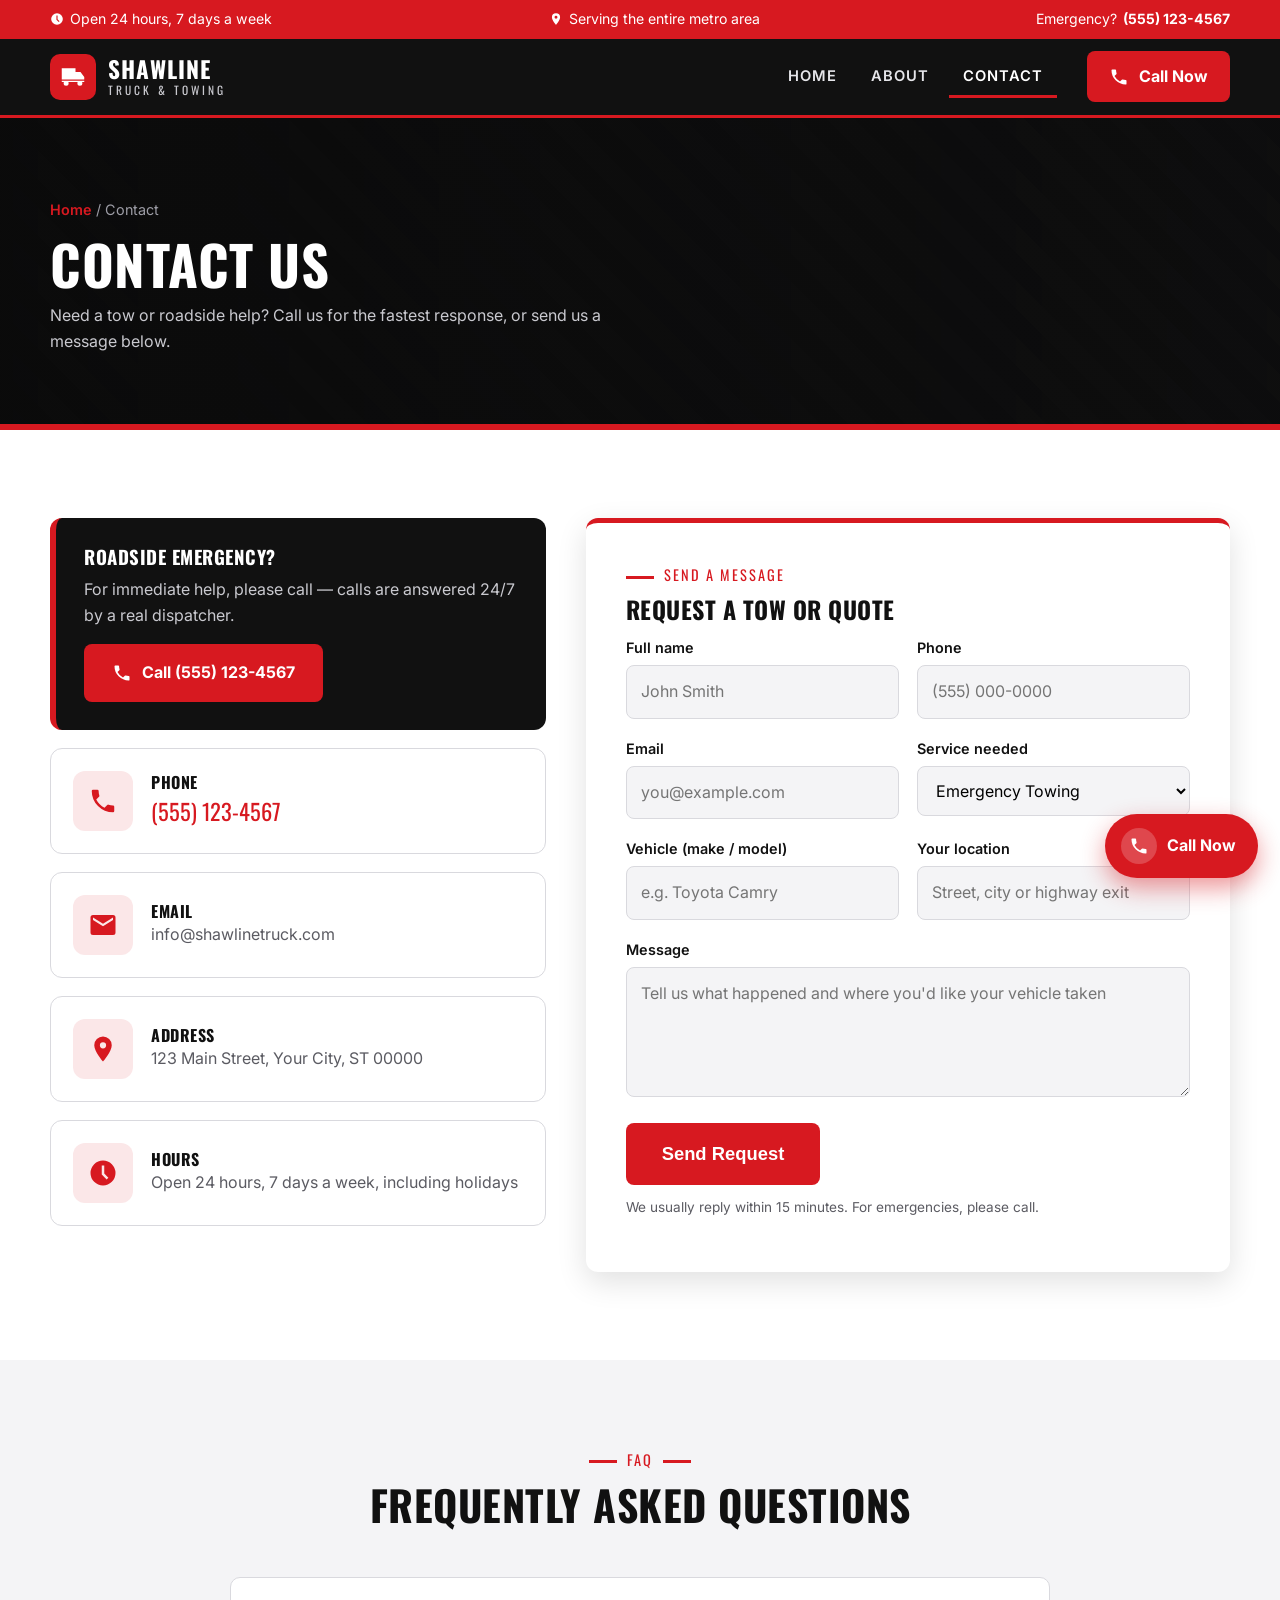
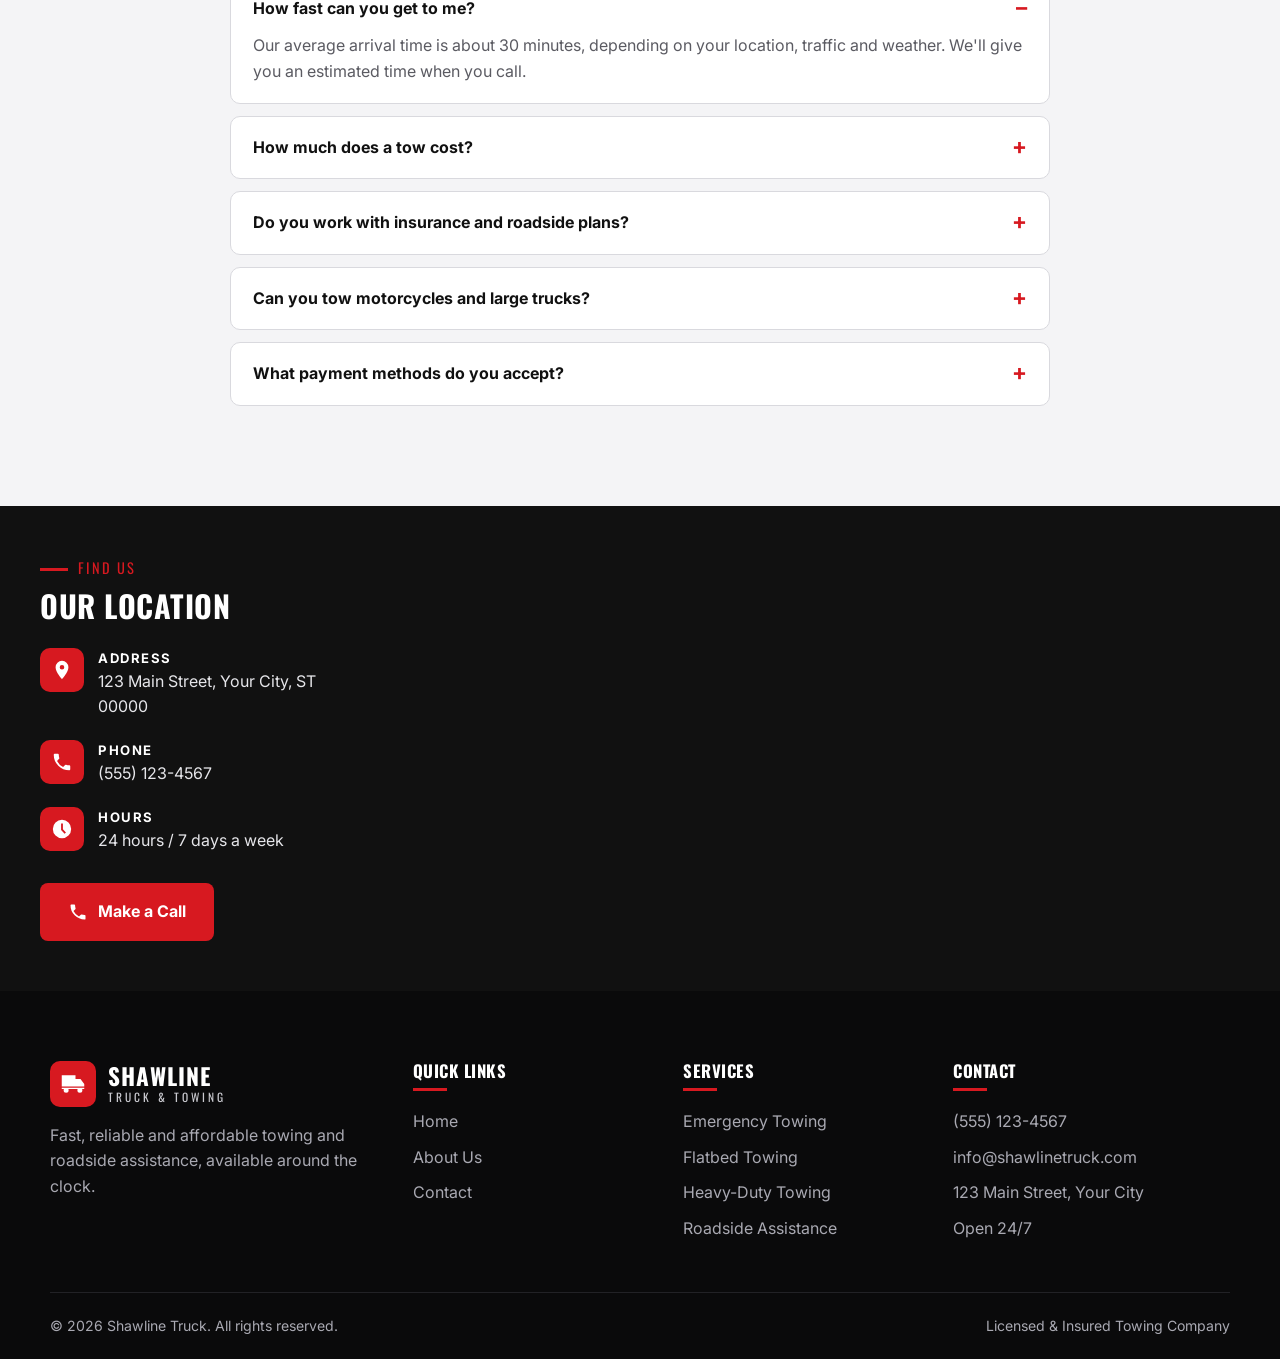
<file: contact.html>
<!DOCTYPE html>
<html lang="en">
<head>
  <meta charset="UTF-8">
  <meta name="viewport" content="width=device-width, initial-scale=1.0">
  <title>Contact Us | Shawline Truck Towing</title>
  <meta name="description" content="Contact Shawline Truck for 24/7 towing and roadside assistance. Call now or request a tow online.">
  <link rel="icon" href="images/tow-truck.svg" type="image/svg+xml">
  <link rel="preconnect" href="https://fonts.googleapis.com">
  <link rel="preconnect" href="https://fonts.gstatic.com" crossorigin>
  <link href="https://fonts.googleapis.com/css2?family=Inter:wght@400;600;700&family=Oswald:wght@500;700&display=swap" rel="stylesheet">
  <link rel="stylesheet" href="css/style.css">
</head>
<body>

  <!-- SVG icon sprite -->
  <svg width="0" height="0" style="position:absolute" aria-hidden="true">
    <symbol id="i-phone" viewBox="0 0 24 24"><path fill="currentColor" d="M6.6 10.8a15.1 15.1 0 0 0 6.6 6.6l2.2-2.2a1 1 0 0 1 1-.25 11.4 11.4 0 0 0 3.6.57 1 1 0 0 1 1 1V20a1 1 0 0 1-1 1A17 17 0 0 1 3 4a1 1 0 0 1 1-1h3.5a1 1 0 0 1 1 1c0 1.25.2 2.45.57 3.57a1 1 0 0 1-.25 1z"/></symbol>
    <symbol id="i-check" viewBox="0 0 24 24"><path fill="none" stroke="currentColor" stroke-width="3" stroke-linecap="round" stroke-linejoin="round" d="M5 12.5l4.5 4.5L19 7.5"/></symbol>
    <symbol id="i-pin" viewBox="0 0 24 24"><path fill="currentColor" d="M12 2a7 7 0 0 0-7 7c0 5.25 7 13 7 13s7-7.75 7-13a7 7 0 0 0-7-7zm0 9.5A2.5 2.5 0 1 1 12 6.5a2.5 2.5 0 0 1 0 5z"/></symbol>
    <symbol id="i-clock" viewBox="0 0 24 24"><path fill="currentColor" d="M12 2a10 10 0 1 0 0 20 10 10 0 0 0 0-20zm1 10.4 3.3 3.3-1.4 1.4L11 13.2V6h2z"/></symbol>
    <symbol id="i-mail" viewBox="0 0 24 24"><path fill="currentColor" d="M20 4H4a2 2 0 0 0-2 2v12a2 2 0 0 0 2 2h16a2 2 0 0 0 2-2V6a2 2 0 0 0-2-2zm0 4-8 5-8-5V6l8 5 8-5z"/></symbol>
    <symbol id="i-truck" viewBox="0 0 24 24"><path fill="currentColor" d="M3 5h11v9H3zm11 3h4l3 4v2h-7zM6.5 19a2 2 0 1 1 0-4 2 2 0 0 1 0 4zm11 0a2 2 0 1 1 0-4 2 2 0 0 1 0 4zM3 15h18v1H3z"/></symbol>
    <symbol id="i-flatbed" viewBox="0 0 24 24"><path fill="currentColor" d="M2 14h12l2-6h3l3 4v4h-1.2a2.5 2.5 0 0 0-4.6 0H9.8a2.5 2.5 0 0 0-4.6 0H2zm15-4.5V12h3l-1.8-2.5zM7.5 19.5a2 2 0 1 1 0-4 2 2 0 0 1 0 4zm11 0a2 2 0 1 1 0-4 2 2 0 0 1 0 4zM3 11l9-3v4H3z"/></symbol>
    <symbol id="i-battery" viewBox="0 0 24 24"><path fill="currentColor" d="M4 7h3V5h2v2h6V5h2v2h3a1 1 0 0 1 1 1v10a1 1 0 0 1-1 1H4a1 1 0 0 1-1-1V8a1 1 0 0 1 1-1zm2 6h4v-2H6zm8 0h1.5v1.5h1.5V13h1.5v-1.5H17V10h-1.5v1.5H14z"/></symbol>
    <symbol id="i-tire" viewBox="0 0 24 24"><path fill="currentColor" d="M12 2a10 10 0 1 0 0 20 10 10 0 0 0 0-20zm0 4a6 6 0 1 1 0 12 6 6 0 0 1 0-12zm0 3a3 3 0 1 0 0 6 3 3 0 0 0 0-6z"/></symbol>
    <symbol id="i-fuel" viewBox="0 0 24 24"><path fill="currentColor" d="M4 3h10v18H4zm2 2v5h6V5zm9 3 3-3 1.5 1.5L18 8v9a1 1 0 0 0 2 0V10h1v7a2.5 2.5 0 0 1-5 0V8.5z"/></symbol>
    <symbol id="i-shield" viewBox="0 0 24 24"><path fill="currentColor" d="M12 2 4 5v6c0 5 3.4 9.7 8 11 4.6-1.3 8-6 8-11V5zm-1.2 14.2-3.5-3.5 1.4-1.4 2.1 2.1 4.9-4.9 1.4 1.4z"/></symbol>
    <symbol id="i-dollar" viewBox="0 0 24 24"><path fill="currentColor" d="M12 2a10 10 0 1 0 0 20 10 10 0 0 0 0-20zm1 15.9V19h-2v-1.1c-1.6-.3-3-1.3-3.1-3h1.9c.1.9.8 1.5 2.2 1.5 1.5 0 1.8-.7 1.8-1.2 0-.6-.3-1.2-2-1.6-1.9-.5-3.2-1.2-3.2-2.8 0-1.3 1.1-2.2 2.4-2.5V7h2v1.3c1.4.4 2.2 1.4 2.2 2.7h-1.9c0-.9-.5-1.5-1.8-1.5-1.2 0-1.9.5-1.9 1.2 0 .6.5 1 2 1.4 1.5.4 3.2 1 3.2 3 0 1.4-1.1 2.3-2.8 2.6z"/></symbol>
  </svg>

  <!-- Top bar -->
  <div class="topbar">
    <div class="container">
      <span><svg width="14" height="14"><use href="#i-clock"/></svg> Open 24 hours, 7 days a week</span>
      <span class="hide-sm"><svg width="14" height="14"><use href="#i-pin"/></svg> Serving the entire metro area</span>
      <span>Emergency? <a href="tel:+15551234567">(555) 123-4567</a></span>
    </div>
  </div>

  <!-- Header -->
  <header class="header">
    <div class="container">
      <a href="index.html" class="logo" aria-label="Shawline Truck home">
        <span class="logo-mark"><svg fill="#fff"><use href="#i-truck"/></svg></span>
        <span class="logo-text"><strong>Shawline</strong><small>Truck &amp; Towing</small></span>
      </a>
      <nav class="nav" aria-label="Main navigation">
        <ul>
          <li><a class="nav-link" href="index.html">Home</a></li>
          <li><a class="nav-link" href="about.html">About</a></li>
          <li><a class="nav-link active" href="contact.html">Contact</a></li>
        </ul>
        <a href="tel:+15551234567" class="btn btn--red"><svg><use href="#i-phone"/></svg> Call Now</a>
      </nav>
      <button class="menu-toggle" aria-label="Open menu" aria-expanded="false"><span></span><span></span><span></span></button>
    </div>
  </header>

  <main>
    <section class="page-banner">
      <div class="container">
        <div class="breadcrumb"><a href="index.html">Home</a> / Contact</div>
        <h1>Contact Us</h1>
        <p>Need a tow or roadside help? Call us for the fastest response, or send us a message below.</p>
      </div>
    </section>

    <section class="section">
      <div class="container contact-grid">
        <div class="contact-cards reveal">
          <div class="emergency-box">
            <h3>Roadside emergency?</h3>
            <p>For immediate help, please call — calls are answered 24/7 by a real dispatcher.</p>
            <a href="tel:+15551234567" class="btn btn--red"><svg><use href="#i-phone"/></svg> Call (555) 123-4567</a>
          </div>
          <a class="contact-card" href="tel:+15551234567">
            <div class="icon-box"><svg><use href="#i-phone"/></svg></div>
            <div><h3>Phone</h3><span class="big" style="font-family:var(--font-head);font-size:1.4rem;color:var(--red)">(555) 123-4567</span></div>
          </a>
          <a class="contact-card" href="mailto:info@shawlinetruck.com">
            <div class="icon-box"><svg><use href="#i-mail"/></svg></div>
            <div><h3>Email</h3><p>info@shawlinetruck.com</p></div>
          </a>
          <div class="contact-card">
            <div class="icon-box"><svg><use href="#i-pin"/></svg></div>
            <div><h3>Address</h3><p>123 Main Street, Your City, ST 00000</p></div>
          </div>
          <div class="contact-card">
            <div class="icon-box"><svg><use href="#i-clock"/></svg></div>
            <div><h3>Hours</h3><p>Open 24 hours, 7 days a week, including holidays</p></div>
          </div>
        </div>

        <div class="form-card reveal">
          <span class="eyebrow">Send a message</span>
          <h2>Request a tow or quote</h2>
          <form id="contact-form">
            <div class="form-row">
              <div class="field"><label for="name">Full name</label><input id="name" name="name" type="text" required placeholder="John Smith"></div>
              <div class="field"><label for="phone">Phone</label><input id="phone" name="phone" type="tel" required placeholder="(555) 000-0000"></div>
            </div>
            <div class="form-row">
              <div class="field"><label for="email">Email</label><input id="email" name="email" type="email" placeholder="you@example.com"></div>
              <div class="field"><label for="service">Service needed</label>
                <select id="service" name="service">
                  <option>Emergency Towing</option>
                  <option>Flatbed Towing</option>
                  <option>Heavy-Duty Towing</option>
                  <option>Jump Start</option>
                  <option>Flat Tire Change</option>
                  <option>Lockout / Fuel Delivery</option>
                  <option>Other</option>
                </select>
              </div>
            </div>
            <div class="form-row">
              <div class="field"><label for="vehicle">Vehicle (make / model)</label><input id="vehicle" name="vehicle" type="text" placeholder="e.g. Toyota Camry"></div>
              <div class="field"><label for="location">Your location</label><input id="location" name="location" type="text" placeholder="Street, city or highway exit"></div>
            </div>
            <div class="field"><label for="message">Message</label><textarea id="message" name="message" placeholder="Tell us what happened and where you'd like your vehicle taken"></textarea></div>
            <button type="submit" class="btn btn--red btn--lg">Send Request</button>
            <p class="form-note">We usually reply within 15 minutes. For emergencies, please call.</p>
            <div class="form-success" role="status">Thank you! Your request was sent — our team will contact you shortly.</div>
          </form>
        </div>
      </div>
    </section>

    <!-- FAQ -->
    <section class="section section--gray">
      <div class="container" style="max-width:820px">
        <div class="section-head center reveal">
          <span class="eyebrow">FAQ</span>
          <h2>Frequently asked questions</h2>
        </div>
        <div class="faq reveal">
          <details open><summary>How fast can you get to me?</summary><p>Our average arrival time is about 30 minutes, depending on your location, traffic and weather. We'll give you an estimated time when you call.</p></details>
          <details><summary>How much does a tow cost?</summary><p>Pricing depends on vehicle type, distance and service. We always give you a clear quote over the phone before we dispatch — no hidden fees.</p></details>
          <details><summary>Do you work with insurance and roadside plans?</summary><p>Yes. We work with most insurance providers and roadside assistance programs. Have your policy details ready when you call.</p></details>
          <details><summary>Can you tow motorcycles and large trucks?</summary><p>Absolutely. Our fleet includes flatbeds for motorcycles and specialty vehicles, plus heavy-duty wreckers for commercial trucks, buses and RVs.</p></details>
          <details><summary>What payment methods do you accept?</summary><p>We accept cash, all major credit and debit cards, and mobile payments.</p></details>
        </div>
      </div>
    </section>

    <!-- Map -->
    <section class="map-section" id="location">
      <div class="map-wrap">
        <div class="map-info">
          <span class="eyebrow">Find us</span>
          <h2>Our Location</h2>
          <ul class="info-list">
            <li><span class="ico"><svg><use href="#i-pin"/></svg></span><div><strong>Address</strong>123 Main Street, Your City, ST 00000</div></li>
            <li><span class="ico"><svg><use href="#i-phone"/></svg></span><div><strong>Phone</strong><a href="tel:+15551234567">(555) 123-4567</a></div></li>
            <li><span class="ico"><svg><use href="#i-clock"/></svg></span><div><strong>Hours</strong>24 hours / 7 days a week</div></li>
          </ul>
          <a href="tel:+15551234567" class="btn btn--red"><svg><use href="#i-phone"/></svg> Make a Call</a>
        </div>
        <div class="map-frame">
          <iframe title="Shawline Truck location map" loading="lazy" referrerpolicy="no-referrer-when-downgrade"
            src="https://www.google.com/maps?q=123+Main+Street&amp;z=13&amp;output=embed"></iframe>
        </div>
      </div>
    </section>
  </main>

  <!-- Footer -->
  <footer class="footer">
    <div class="container footer-grid">
      <div>
        <a href="index.html" class="logo">
          <span class="logo-mark"><svg fill="#fff"><use href="#i-truck"/></svg></span>
          <span class="logo-text"><strong>Shawline</strong><small>Truck &amp; Towing</small></span>
        </a>
        <p>Fast, reliable and affordable towing and roadside assistance, available around the clock.</p>
      </div>
      <div>
        <h4>Quick Links</h4>
        <ul>
          <li><a href="index.html">Home</a></li>
          <li><a href="about.html">About Us</a></li>
          <li><a href="contact.html">Contact</a></li>
        </ul>
      </div>
      <div>
        <h4>Services</h4>
        <ul>
          <li><a href="index.html#services">Emergency Towing</a></li>
          <li><a href="index.html#services">Flatbed Towing</a></li>
          <li><a href="index.html#services">Heavy-Duty Towing</a></li>
          <li><a href="index.html#services">Roadside Assistance</a></li>
        </ul>
      </div>
      <div>
        <h4>Contact</h4>
        <ul>
          <li><a href="tel:+15551234567">(555) 123-4567</a></li>
          <li><a href="mailto:info@shawlinetruck.com">info@shawlinetruck.com</a></li>
          <li>123 Main Street, Your City</li>
          <li>Open 24/7</li>
        </ul>
      </div>
    </div>
    <div class="container footer-bottom">
      <span>&copy; <span data-year></span> Shawline Truck. All rights reserved.</span>
      <span>Licensed &amp; Insured Towing Company</span>
    </div>
  </footer>

  <a href="tel:+15551234567" class="call-fab" aria-label="Call Shawline Truck">
    <span class="ring-ico"><svg><use href="#i-phone"/></svg></span><span class="label">Call Now</span>
  </a>

  <script src="js/main.js"></script>
</body>
</html>
</file>
<file: css/style.css>
/* =========================================================
   Shawline Truck — Towing & Roadside Assistance
   Palette: red / black / white (+ amber for warning lights)
   ========================================================= */
:root {
  --red: #d71920;
  --red-dark: #a50f15;
  --black: #111111;
  --charcoal: #1c1c1e;
  --gray-900: #2a2a2d;
  --gray-600: #5b5b62;
  --gray-300: #d9d9de;
  --gray-100: #f4f4f6;
  --white: #ffffff;
  --amber: #ffb400;

  --radius: 12px;
  --shadow: 0 10px 30px rgba(0, 0, 0, .12);
  --max: 1180px;
  --font: "Inter", system-ui, -apple-system, "Segoe UI", Roboto, Arial, sans-serif;
  --font-head: "Oswald", "Arial Narrow", Impact, sans-serif;
}

*, *::before, *::after { box-sizing: border-box; }
html { scroll-behavior: smooth; }
body {
  margin: 0;
  font-family: var(--font);
  color: var(--gray-900);
  background: var(--white);
  line-height: 1.6;
  -webkit-font-smoothing: antialiased;
}
img { max-width: 100%; display: block; }
a { color: inherit; text-decoration: none; }
h1, h2, h3, h4 {
  font-family: var(--font-head);
  text-transform: uppercase;
  letter-spacing: .5px;
  line-height: 1.15;
  margin: 0 0 .5em;
  color: var(--black);
}
p { margin: 0 0 1em; }

.container { width: min(var(--max), 100% - 32px); margin-inline: auto; }
.section { padding: 88px 0; }
.section--gray { background: var(--gray-100); }
.section--dark { background: var(--charcoal); color: #e6e6ea; }
.section--dark h2, .section--dark h3 { color: var(--white); }

.eyebrow {
  display: inline-block;
  font-family: var(--font-head);
  font-size: .9rem;
  letter-spacing: 2px;
  text-transform: uppercase;
  color: var(--red);
  margin-bottom: 10px;
}
.eyebrow::before {
  content: "";
  display: inline-block;
  width: 28px; height: 3px;
  background: var(--red);
  vertical-align: middle;
  margin-right: 10px;
}
.section-head { max-width: 680px; margin-bottom: 48px; }
.section-head.center { text-align: center; margin-inline: auto; }
.section-head.center .eyebrow::after {
  content: "";
  display: inline-block;
  width: 28px; height: 3px;
  background: var(--red);
  vertical-align: middle;
  margin-left: 10px;
}
.section-head h2 { font-size: clamp(1.8rem, 3.5vw, 2.6rem); }
.section-head p { color: var(--gray-600); font-size: 1.05rem; }
.section--dark .section-head p { color: #b5b5bd; }

/* ---------- Buttons ---------- */
.btn {
  display: inline-flex; align-items: center; gap: 10px;
  padding: 14px 26px;
  border-radius: 8px;
  font-weight: 700;
  font-size: 1rem;
  border: 2px solid transparent;
  cursor: pointer;
  transition: transform .15s ease, background .2s ease, color .2s ease, border-color .2s ease;
}
.btn:hover { transform: translateY(-2px); }
.btn svg { width: 20px; height: 20px; flex: none; }
.btn--red { background: var(--red); color: var(--white); }
.btn--red:hover { background: var(--red-dark); }
.btn--outline { border-color: var(--white); color: var(--white); }
.btn--outline:hover { background: var(--white); color: var(--black); }
.btn--dark { background: var(--black); color: var(--white); }
.btn--dark:hover { background: var(--gray-900); }
.btn--white { background: var(--white); color: var(--red); }
.btn--white:hover { background: var(--black); color: var(--white); }
.btn--lg { padding: 18px 34px; font-size: 1.15rem; }

/* ---------- Top bar ---------- */
.topbar {
  background: var(--red);
  color: var(--white);
  font-size: .88rem;
}
.topbar .container {
  display: flex; justify-content: space-between; align-items: center;
  gap: 16px; padding: 8px 0; flex-wrap: wrap;
}
.topbar span { display: inline-flex; align-items: center; gap: 6px; }
.topbar a { font-weight: 700; }

/* ---------- Header / nav ---------- */
.header {
  position: sticky; top: 0; z-index: 50;
  background: var(--black);
  border-bottom: 3px solid var(--red);
}
.header .container {
  display: flex; align-items: center; justify-content: space-between;
  height: 76px;
}
.logo { display: flex; align-items: center; gap: 12px; color: var(--white); }
.logo-mark {
  width: 46px; height: 46px; border-radius: 10px;
  background: var(--red);
  display: grid; place-items: center;
}
.logo-mark svg { width: 30px; height: 30px; }
.logo-text { font-family: var(--font-head); line-height: 1; text-transform: uppercase; }
.logo-text strong { display: block; font-size: 1.45rem; letter-spacing: 1px; }
.logo-text small { font-size: .72rem; letter-spacing: 3px; color: #c9c9cf; }

.nav { display: flex; align-items: center; gap: 30px; }
.nav ul { list-style: none; display: flex; gap: 6px; margin: 0; padding: 0; }
.nav a.nav-link {
  display: block; padding: 10px 14px;
  color: #e6e6ea; font-weight: 600; text-transform: uppercase;
  font-size: .92rem; letter-spacing: 1px; border-radius: 6px;
  transition: color .2s, background .2s;
}
.nav a.nav-link:hover { color: var(--white); background: rgba(255,255,255,.07); }
.nav a.nav-link.active { color: var(--white); box-shadow: inset 0 -3px 0 var(--red); border-radius: 0; }
.nav .btn { padding: 11px 20px; }

.menu-toggle {
  display: none;
  background: none; border: 0; padding: 8px; cursor: pointer;
}
.menu-toggle span {
  display: block; width: 26px; height: 3px; margin: 5px 0;
  background: var(--white); border-radius: 2px; transition: .25s;
}
.menu-toggle[aria-expanded="true"] span:nth-child(1) { transform: translateY(8px) rotate(45deg); }
.menu-toggle[aria-expanded="true"] span:nth-child(2) { opacity: 0; }
.menu-toggle[aria-expanded="true"] span:nth-child(3) { transform: translateY(-8px) rotate(-45deg); }

/* ---------- Hero banner ---------- */
.hero {
  position: relative;
  overflow: hidden;
  color: var(--white);
  background:
    radial-gradient(1000px 500px at 85% 20%, rgba(215,25,32,.35), transparent 60%),
    linear-gradient(135deg, #0c0c0d 0%, #1d1d20 60%, #0c0c0d 100%);
}
.hero::before { /* road stripes */
  content: "";
  position: absolute; left: 0; right: 0; bottom: 0; height: 90px;
  background:
    repeating-linear-gradient(90deg, var(--amber) 0 60px, transparent 60px 120px) center 44px / 100% 6px no-repeat,
    #19191b;
  border-top: 4px solid #2c2c30;
}
.hero::after { /* red diagonal */
  content: "";
  position: absolute; top: 0; right: -10%;
  width: 55%; height: 100%;
  background: linear-gradient(135deg, var(--red), var(--red-dark));
  clip-path: polygon(30% 0, 100% 0, 100% 100%, 0 100%);
  opacity: .9;
}
.hero .container {
  position: relative; z-index: 2;
  display: grid; grid-template-columns: 1.1fr 1fr; gap: 40px;
  align-items: center;
  padding: 90px 0 140px;
}
.hero-badge {
  display: inline-flex; align-items: center; gap: 8px;
  background: rgba(255,255,255,.08);
  border: 1px solid rgba(255,255,255,.18);
  padding: 7px 14px; border-radius: 50px;
  font-size: .85rem; font-weight: 600; margin-bottom: 22px;
}
.pulse {
  width: 10px; height: 10px; border-radius: 50%;
  background: #2ee66b; box-shadow: 0 0 0 0 rgba(46,230,107,.7);
  animation: pulse 1.8s infinite;
}
@keyframes pulse {
  70% { box-shadow: 0 0 0 10px rgba(46,230,107,0); }
  100% { box-shadow: 0 0 0 0 rgba(46,230,107,0); }
}
.hero h1 {
  color: var(--white);
  font-size: clamp(2.4rem, 5.5vw, 4.3rem);
  margin-bottom: 18px;
}
.hero h1 em { font-style: normal; color: var(--red); }
.hero p.lead { font-size: 1.15rem; color: #cfcfd6; max-width: 540px; margin-bottom: 30px; }
.hero-actions { display: flex; gap: 14px; flex-wrap: wrap; }
.hero-points {
  list-style: none; padding: 0; margin: 34px 0 0;
  display: flex; gap: 24px; flex-wrap: wrap;
  font-size: .95rem; color: #e6e6ea;
}
.hero-points li { display: flex; align-items: center; gap: 8px; }
.hero-points svg { width: 18px; height: 18px; color: var(--red); }
.hero-art img {
  width: 100%;
  filter: drop-shadow(0 25px 30px rgba(0,0,0,.45));
  animation: drive-in 1.1s cubic-bezier(.2,.8,.2,1) both;
}
@keyframes drive-in {
  from { transform: translateX(60%); opacity: 0; }
  to { transform: translateX(0); opacity: 1; }
}

/* Page banner (inner pages) */
.page-banner {
  position: relative;
  background:
    linear-gradient(90deg, rgba(10,10,10,.95), rgba(10,10,10,.75)),
    repeating-linear-gradient(45deg, #1a1a1c 0 20px, #151517 20px 40px);
  color: var(--white);
  padding: 80px 0 70px;
  border-bottom: 6px solid var(--red);
}
.page-banner h1 { color: var(--white); font-size: clamp(2.2rem, 5vw, 3.4rem); margin: 0 0 8px; }
.page-banner p { color: #c9c9cf; margin: 0; max-width: 620px; }
.breadcrumb { font-size: .9rem; color: #9d9da6; margin-bottom: 12px; }
.breadcrumb a { color: var(--red); font-weight: 600; }

/* ---------- Stats strip ---------- */
.stats {
  position: relative; z-index: 5;
  margin-top: -56px;
}
.stats-grid {
  display: grid; grid-template-columns: repeat(4, 1fr);
  background: var(--white);
  border-radius: var(--radius);
  box-shadow: var(--shadow);
  overflow: hidden;
}
.stat {
  padding: 28px 24px; text-align: center;
  border-right: 1px solid var(--gray-300);
}
.stat:last-child { border-right: 0; }
.stat strong {
  display: block;
  font-family: var(--font-head);
  font-size: 2.4rem; color: var(--red); line-height: 1;
}
.stat span { color: var(--gray-600); font-size: .92rem; font-weight: 600; }

/* ---------- Services ---------- */
.grid-3 { display: grid; grid-template-columns: repeat(3, 1fr); gap: 26px; }
.grid-2 { display: grid; grid-template-columns: repeat(2, 1fr); gap: 56px; align-items: center; }
.grid-4 { display: grid; grid-template-columns: repeat(4, 1fr); gap: 22px; }

.card {
  background: var(--white);
  border: 1px solid var(--gray-300);
  border-radius: var(--radius);
  padding: 32px 28px;
  position: relative;
  transition: transform .25s, box-shadow .25s, border-color .25s;
}
.card::after {
  content: "";
  position: absolute; left: 0; bottom: 0;
  height: 4px; width: 0; background: var(--red);
  border-radius: 0 0 var(--radius) var(--radius);
  transition: width .3s;
}
.card:hover { transform: translateY(-6px); box-shadow: var(--shadow); border-color: transparent; }
.card:hover::after { width: 100%; }
.card h3 { font-size: 1.3rem; }
.card p { color: var(--gray-600); margin: 0; }
.icon-box {
  width: 60px; height: 60px; border-radius: 12px;
  background: rgba(215,25,32,.1);
  color: var(--red);
  display: grid; place-items: center;
  margin-bottom: 20px;
  transition: background .25s, color .25s;
}
.card:hover .icon-box { background: var(--red); color: var(--white); }
.icon-box svg { width: 30px; height: 30px; }

/* ---------- Why us ---------- */
.feature-visual {
  position: relative;
  border-radius: var(--radius);
  background: linear-gradient(145deg, var(--black), var(--gray-900));
  padding: 50px 30px 30px;
  min-height: 380px;
  display: flex; flex-direction: column; justify-content: flex-end;
  overflow: hidden;
}
.feature-visual::before {
  content: "";
  position: absolute; inset: 0;
  background: repeating-linear-gradient(-45deg, transparent 0 22px, rgba(255,255,255,.03) 22px 44px);
}
.feature-visual img { position: relative; }
.feature-visual .badge-float {
  position: absolute; top: 24px; left: 24px;
  background: var(--red); color: var(--white);
  border-radius: 10px; padding: 14px 18px;
  font-family: var(--font-head); text-transform: uppercase; line-height: 1.1;
}
.feature-visual .badge-float strong { display: block; font-size: 2rem; }

.check-list { list-style: none; padding: 0; margin: 24px 0 30px; display: grid; gap: 16px; }
.check-list li { display: flex; gap: 14px; align-items: flex-start; }
.check-list .tick {
  flex: none; width: 28px; height: 28px; border-radius: 50%;
  background: var(--red); color: var(--white);
  display: grid; place-items: center; margin-top: 2px;
}
.check-list .tick svg { width: 15px; height: 15px; }
.check-list h4 { font-size: 1.05rem; margin: 0 0 2px; }
.check-list p { margin: 0; color: var(--gray-600); font-size: .96rem; }

/* ---------- Process ---------- */
.steps { counter-reset: step; }
.step {
  position: relative;
  text-align: center;
  padding: 0 10px;
}
.step-num {
  width: 76px; height: 76px; margin: 0 auto 20px;
  border-radius: 50%;
  border: 3px dashed var(--red);
  display: grid; place-items: center;
  font-family: var(--font-head); font-size: 1.8rem; color: var(--white);
  background: var(--black);
  position: relative; z-index: 2;
}
.step:not(:last-child)::after {
  content: "";
  position: absolute; top: 38px; left: calc(50% + 46px); right: calc(-50% + 46px);
  height: 2px; background: rgba(255,255,255,.18);
}
.step h3 { font-size: 1.15rem; }
.step p { color: #b5b5bd; font-size: .95rem; margin: 0; }

/* ---------- Testimonials ---------- */
.testimonial {
  background: var(--white);
  border-radius: var(--radius);
  padding: 30px;
  box-shadow: 0 4px 18px rgba(0,0,0,.06);
  border-top: 4px solid var(--red);
  display: flex; flex-direction: column;
}
.stars { color: var(--amber); letter-spacing: 3px; font-size: 1.1rem; margin-bottom: 12px; }
.testimonial blockquote { margin: 0 0 20px; color: var(--gray-900); font-style: italic; flex: 1; }
.testimonial .who { display: flex; align-items: center; gap: 12px; }
.avatar {
  width: 44px; height: 44px; border-radius: 50%;
  background: var(--black); color: var(--white);
  display: grid; place-items: center; font-weight: 700;
}
.who strong { display: block; color: var(--black); }
.who small { color: var(--gray-600); }

/* ---------- Service area chips ---------- */
.chips { display: flex; flex-wrap: wrap; gap: 10px; justify-content: center; }
.chip {
  padding: 9px 18px; border-radius: 50px;
  background: var(--white); border: 1px solid var(--gray-300);
  font-weight: 600; font-size: .92rem;
}
.chip::before { content: "📍 "; }

/* ---------- Call to action band ---------- */
.cta-band {
  position: relative; overflow: hidden;
  background: linear-gradient(120deg, var(--red) 0%, var(--red-dark) 100%);
  color: var(--white);
  padding: 70px 0;
}
.cta-band::before {
  content: "";
  position: absolute; inset: 0;
  background: repeating-linear-gradient(-45deg, transparent 0 30px, rgba(0,0,0,.07) 30px 60px);
}
.cta-band .container {
  position: relative;
  display: flex; align-items: center; justify-content: space-between; gap: 30px; flex-wrap: wrap;
}
.cta-band h2 { color: var(--white); font-size: clamp(1.8rem, 4vw, 2.8rem); margin: 0 0 6px; }
.cta-band p { margin: 0; font-size: 1.1rem; opacity: .92; }
.cta-phone {
  display: flex; align-items: center; gap: 16px;
}
.cta-phone .ring {
  width: 70px; height: 70px; border-radius: 50%;
  background: var(--white); color: var(--red);
  display: grid; place-items: center;
  animation: ring 2s infinite;
}
.cta-phone .ring svg { width: 32px; height: 32px; }
.cta-phone small { display: block; text-transform: uppercase; letter-spacing: 2px; font-size: .8rem; opacity: .85; }
.cta-phone a.number { font-family: var(--font-head); font-size: clamp(1.8rem, 4vw, 2.5rem); line-height: 1.1; }
@keyframes ring {
  0%, 100% { box-shadow: 0 0 0 0 rgba(255,255,255,.6); }
  50% { box-shadow: 0 0 0 16px rgba(255,255,255,0); }
}

/* ---------- Map section ---------- */
.map-section { padding: 0; background: var(--black); }
.map-wrap { display: grid; grid-template-columns: 380px 1fr; }
.map-info {
  background: var(--black); color: #e6e6ea;
  padding: 50px 40px;
}
.map-info h2 { color: var(--white); font-size: 1.9rem; }
.info-list { list-style: none; padding: 0; margin: 24px 0 30px; display: grid; gap: 20px; }
.info-list li { display: flex; gap: 14px; }
.info-list .ico {
  flex: none; width: 44px; height: 44px; border-radius: 10px;
  background: var(--red); color: var(--white);
  display: grid; place-items: center;
}
.info-list .ico svg { width: 22px; height: 22px; }
.info-list strong { display: block; color: var(--white); font-size: .82rem; text-transform: uppercase; letter-spacing: 1.5px; }
.info-list a:hover { color: var(--red); }
.map-frame { min-height: 460px; filter: grayscale(.25) contrast(1.05); }
.map-frame iframe { width: 100%; height: 100%; min-height: 460px; border: 0; display: block; }

/* ---------- About page ---------- */
.about-visual {
  position: relative;
  background: var(--black);
  border-radius: var(--radius);
  padding: 40px;
  overflow: hidden;
}
.about-visual::before {
  content: "";
  position: absolute; right: -30%; top: 0; bottom: 0; width: 70%;
  background: var(--red);
  transform: skewX(-15deg);
}
.about-visual img { position: relative; }
.years-badge {
  position: absolute; bottom: -1px; left: -1px;
  background: var(--white);
  padding: 18px 24px;
  border-top-right-radius: var(--radius);
  font-family: var(--font-head); text-transform: uppercase; color: var(--black);
  line-height: 1.1;
}
.years-badge strong { display: block; font-size: 2.4rem; color: var(--red); }
.value-card { text-align: center; }
.value-card .icon-box { margin-inline: auto; }
.team-card { text-align: center; padding: 0; overflow: hidden; }
.team-card .photo {
  height: 200px;
  background: linear-gradient(145deg, var(--gray-900), var(--black));
  display: grid; place-items: center;
  color: var(--white); font-family: var(--font-head); font-size: 3rem;
  border-bottom: 4px solid var(--red);
}
.team-card .body { padding: 22px; }
.team-card h3 { font-size: 1.15rem; margin-bottom: 2px; }
.team-card small { color: var(--red); font-weight: 700; text-transform: uppercase; letter-spacing: 1px; }

/* ---------- Contact page ---------- */
.contact-grid { display: grid; grid-template-columns: 1fr 1.3fr; gap: 40px; align-items: start; }
.contact-cards { display: grid; gap: 18px; }
.contact-card {
  display: flex; gap: 18px; align-items: center;
  background: var(--white); border: 1px solid var(--gray-300);
  border-radius: var(--radius); padding: 22px;
  transition: border-color .2s, box-shadow .2s;
}
.contact-card:hover { border-color: var(--red); box-shadow: var(--shadow); }
.contact-card .icon-box { margin: 0; flex: none; }
.contact-card h3 { font-size: 1rem; margin: 0 0 2px; }
.contact-card p, .contact-card a { margin: 0; color: var(--gray-600); }
.contact-card a.big { font-family: var(--font-head); font-size: 1.5rem; color: var(--red); }
.emergency-box {
  background: var(--black); color: var(--white);
  border-radius: var(--radius); padding: 28px;
  border-left: 6px solid var(--red);
}
.emergency-box h3 { color: var(--white); }
.emergency-box p { color: #c9c9cf; }

.form-card {
  background: var(--white);
  border-radius: var(--radius);
  box-shadow: var(--shadow);
  padding: 40px;
  border-top: 5px solid var(--red);
}
.form-row { display: grid; grid-template-columns: 1fr 1fr; gap: 18px; }
.field { margin-bottom: 18px; }
.field label { display: block; font-weight: 600; font-size: .9rem; margin-bottom: 6px; color: var(--black); }
.field input, .field select, .field textarea {
  width: 100%;
  font: inherit;
  padding: 13px 14px;
  border: 1.5px solid var(--gray-300);
  border-radius: 8px;
  background: var(--gray-100);
  transition: border-color .2s, background .2s;
}
.field input:focus, .field select:focus, .field textarea:focus {
  outline: none; border-color: var(--red); background: var(--white);
}
.field textarea { min-height: 130px; resize: vertical; }
.form-note { font-size: .85rem; color: var(--gray-600); margin-top: 12px; }
.form-success {
  display: none;
  background: #e9f9ef; color: #16672f;
  border: 1px solid #9fe0b4; border-radius: 8px;
  padding: 14px 16px; margin-top: 16px; font-weight: 600;
}
.form-success.show { display: block; }

.faq details {
  background: var(--white);
  border: 1px solid var(--gray-300);
  border-radius: 10px;
  padding: 18px 22px;
  margin-bottom: 12px;
}
.faq summary {
  cursor: pointer; font-weight: 700; color: var(--black);
  list-style: none; display: flex; justify-content: space-between; gap: 12px;
}
.faq summary::-webkit-details-marker { display: none; }
.faq summary::after { content: "+"; color: var(--red); font-size: 1.4rem; line-height: 1; }
.faq details[open] summary::after { content: "–"; }
.faq details p { margin: 12px 0 0; color: var(--gray-600); }

/* ---------- Footer ---------- */
.footer { background: #0a0a0b; color: #a9a9b2; padding: 70px 0 0; }
.footer-grid { display: grid; grid-template-columns: 1.4fr 1fr 1fr 1.2fr; gap: 40px; }
.footer h4 { color: var(--white); font-size: 1.05rem; margin-bottom: 18px; }
.footer h4::after { content: ""; display: block; width: 34px; height: 3px; background: var(--red); margin-top: 8px; }
.footer ul { list-style: none; padding: 0; margin: 0; display: grid; gap: 10px; }
.footer a:hover { color: var(--red); }
.footer .logo { margin-bottom: 16px; }
.footer-bottom {
  margin-top: 50px; padding: 22px 0;
  border-top: 1px solid #222226;
  font-size: .88rem;
  display: flex; justify-content: space-between; flex-wrap: wrap; gap: 10px;
}

/* ---------- Floating call button ---------- */
.call-fab {
  position: fixed; right: 22px; bottom: 22px; z-index: 60;
  display: flex; align-items: center; gap: 10px;
  background: var(--red); color: var(--white);
  padding: 14px 22px 14px 16px;
  border-radius: 50px;
  font-weight: 700;
  box-shadow: 0 10px 25px rgba(215,25,32,.45);
  animation: fab-bounce 3s infinite;
}
.call-fab .ring-ico {
  width: 36px; height: 36px; border-radius: 50%;
  background: rgba(255,255,255,.2);
  display: grid; place-items: center;
}
.call-fab svg { width: 20px; height: 20px; }
@keyframes fab-bounce {
  0%, 90%, 100% { transform: translateY(0); }
  93% { transform: translateY(-6px); }
  96% { transform: translateY(0); }
  98% { transform: translateY(-3px); }
}

/* ---------- Reveal on scroll ---------- */
.reveal { opacity: 0; transform: translateY(26px); transition: opacity .7s ease, transform .7s ease; }
.reveal.visible { opacity: 1; transform: none; }

@media (prefers-reduced-motion: reduce) {
  *, *::before, *::after { animation: none !important; transition: none !important; }
  .reveal { opacity: 1; transform: none; }
}

/* ---------- Responsive ---------- */
@media (max-width: 1024px) {
  .grid-4 { grid-template-columns: repeat(2, 1fr); }
  .footer-grid { grid-template-columns: 1fr 1fr; }
  .map-wrap { grid-template-columns: 1fr; }
  .step::after { display: none; }
}

@media (max-width: 860px) {
  .section { padding: 64px 0; }
  .menu-toggle { display: block; }
  .nav {
    position: absolute; top: 100%; left: 0; right: 0;
    background: var(--black);
    flex-direction: column; align-items: stretch; gap: 0;
    padding: 0 16px;
    max-height: 0; overflow: hidden;
    transition: max-height .3s ease, padding .3s ease;
    border-bottom: 3px solid var(--red);
  }
  .nav.open { max-height: 400px; padding: 10px 16px 20px; }
  .nav ul { flex-direction: column; }
  .nav a.nav-link.active { box-shadow: inset 3px 0 0 var(--red); }
  .nav .btn { justify-content: center; margin-top: 10px; }

  .hero .container { grid-template-columns: 1fr; padding: 60px 0 130px; text-align: left; }
  .hero::after { width: 100%; right: -55%; opacity: .5; }
  .hero-art { max-width: 520px; }

  .grid-3, .grid-2, .contact-grid { grid-template-columns: 1fr; }
  .grid-2 { gap: 40px; }
  .stats-grid { grid-template-columns: repeat(2, 1fr); }
  .stat:nth-child(2) { border-right: 0; }
  .stat:nth-child(-n+2) { border-bottom: 1px solid var(--gray-300); }
  .topbar .hide-sm { display: none; }
}

@media (max-width: 560px) {
  .grid-4, .footer-grid, .form-row { grid-template-columns: 1fr; }
  .form-card { padding: 26px 20px; }
  .map-info { padding: 40px 20px; }
  .call-fab .label { display: none; }
  .call-fab { padding: 12px; }
  .cta-band .container { flex-direction: column; align-items: flex-start; }
  .hero-actions .btn { flex: 1 1 100%; justify-content: center; }
  .logo-text strong { font-size: 1.2rem; }
}
</file>
